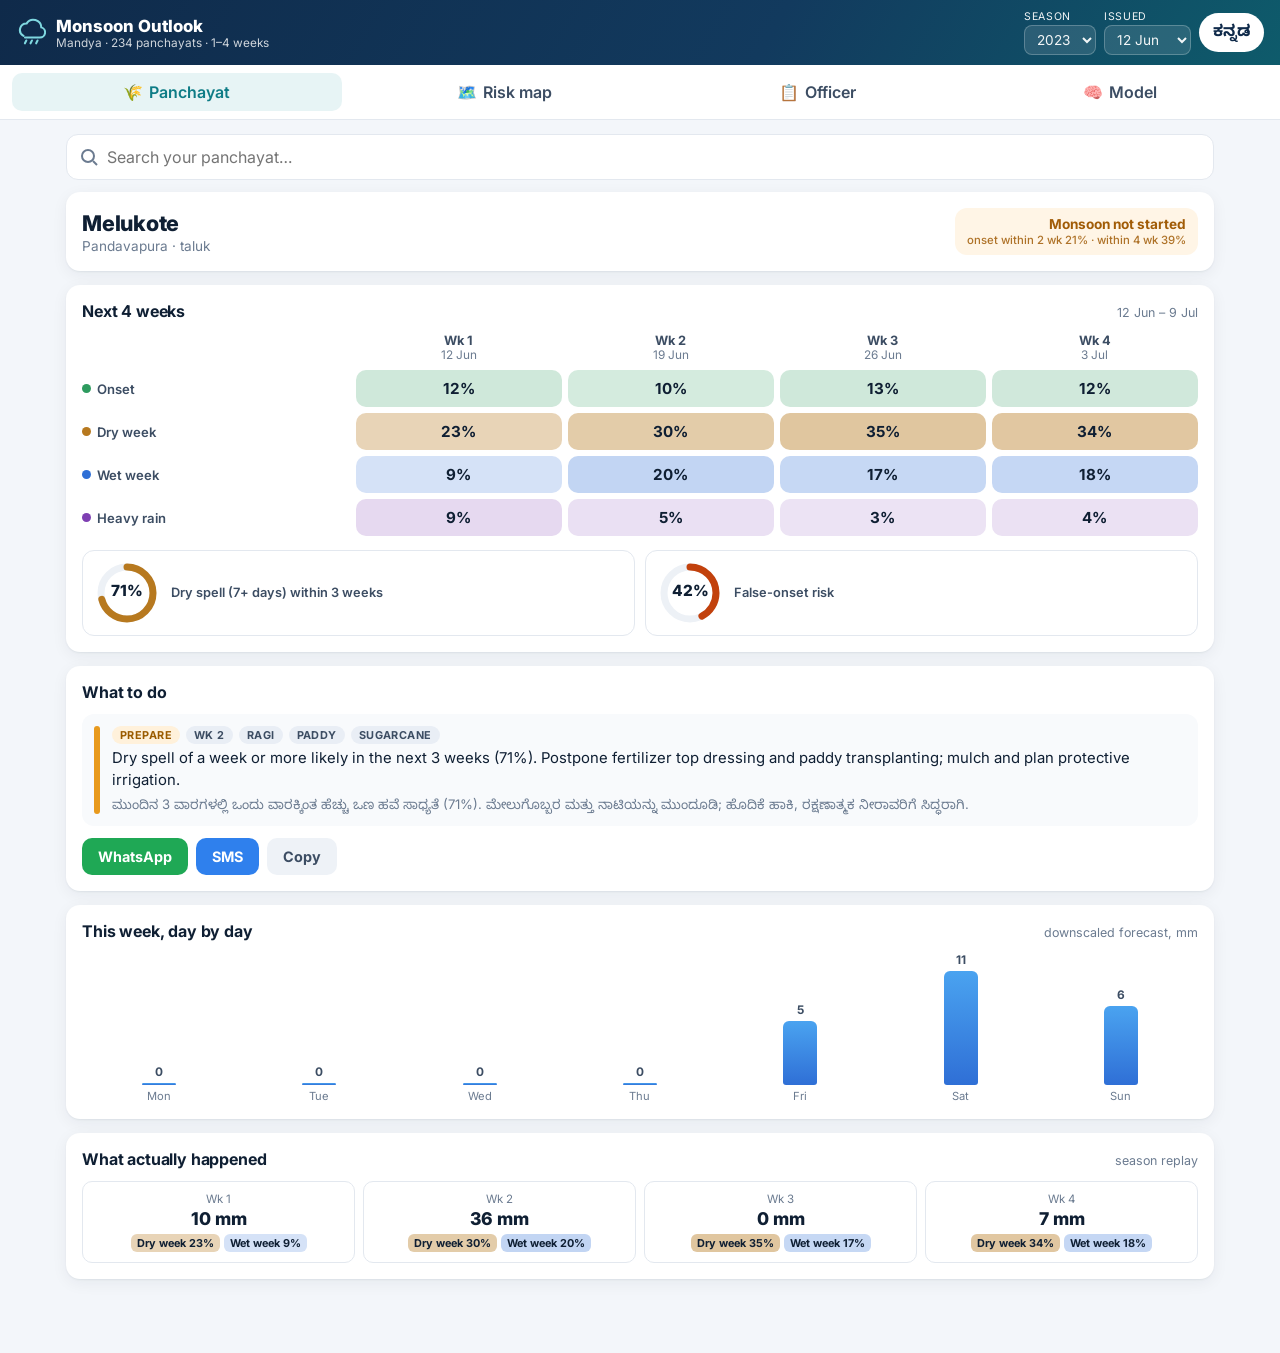
<file: monsoon/frontend/index.html>
<!doctype html>
<html lang="en">
<head>
  <meta charset="utf-8">
  <meta name="viewport" content="width=device-width, initial-scale=1, viewport-fit=cover">
  <meta name="theme-color" content="#0f2a4a">
  <title>Monsoon Outlook — Mandya panchayats</title>
  <meta name="description" content="Hyperlocal 1–4 week monsoon onset, break and heavy-rain outlook for Mandya's 234 gram panchayats, with crop advisories in Kannada and English.">
  <link rel="preconnect" href="https://fonts.googleapis.com">
  <link rel="preconnect" href="https://fonts.gstatic.com" crossorigin>
  <link href="https://fonts.googleapis.com/css2?family=Inter:wght@400;500;600;700;800&family=Noto+Sans+Kannada:wght@400;600;700&display=swap" rel="stylesheet">
  <link rel="stylesheet" href="leaflet/leaflet.css">
  <link rel="stylesheet" href="css/app.css">
  <link rel="icon" href="data:image/svg+xml,%3Csvg xmlns='http://www.w3.org/2000/svg' viewBox='0 0 100 100'%3E%3Ctext y='.9em' font-size='90'%3E%F0%9F%8C%A7%3C/text%3E%3C/svg%3E">
</head>
<body>
  <header class="topbar">
    <div class="brand">
      <svg class="brand-mark" viewBox="0 0 32 32" aria-hidden="true"><path d="M8 19a7 7 0 0 1 3.4-13.2A8.5 8.5 0 0 1 27 10a5.5 5.5 0 0 1-1.5 10.8H9.6" fill="none" stroke="currentColor" stroke-width="2.2" stroke-linecap="round"/><path d="M11 24l-1.5 3M17 24l-1.5 3M23 24l-1.5 3" stroke="currentColor" stroke-width="2.2" stroke-linecap="round"/></svg>
      <div>
        <div class="brand-title" data-i18n="app_title">Monsoon Outlook</div>
        <div class="brand-sub" data-i18n="app_sub">Mandya · 234 panchayats · 1–4 weeks</div>
      </div>
    </div>
    <div class="controls">
      <label class="ctl"><span data-i18n="season">Season</span><select id="sel-season"></select></label>
      <label class="ctl"><span data-i18n="issued">Issued</span><select id="sel-issue"></select></label>
      <button id="btn-lang" class="lang-toggle" aria-label="Switch language">ಕನ್ನಡ</button>
    </div>
  </header>

  <nav class="tabs" role="tablist">
    <button class="tab active" data-view="panchayat" role="tab"><span class="tab-ic">🌾</span><span data-i18n="tab_panchayat">Panchayat</span></button>
    <button class="tab" data-view="map" role="tab"><span class="tab-ic">🗺️</span><span data-i18n="tab_map">Risk map</span></button>
    <button class="tab" data-view="officer" role="tab"><span class="tab-ic">📋</span><span data-i18n="tab_officer">Officer</span></button>
    <button class="tab" data-view="model" role="tab"><span class="tab-ic">🧠</span><span data-i18n="tab_model">Model</span></button>
  </nav>

  <main>
    <!-- ================= PANCHAYAT (farmer) ================= -->
    <section id="view-panchayat" class="view active">
      <div class="search-wrap">
        <input id="gp-search" type="search" autocomplete="off" placeholder="Search your panchayat…" data-i18n-ph="search_ph">
        <div id="gp-results" class="search-results" hidden></div>
      </div>
      <div class="gp-head card">
        <div>
          <h1 id="gp-name">—</h1>
          <div class="gp-meta"><span id="gp-taluk">—</span> · <span data-i18n="taluk">taluk</span></div>
        </div>
        <div id="onset-badge" class="onset-badge">—</div>
      </div>

      <div class="card">
        <div class="card-h"><h2 data-i18n="next4">Next 4 weeks</h2><span class="hint" id="weeks-range"></span></div>
        <div id="timeline" class="timeline"></div>
        <div class="gauges">
          <div class="gauge" id="g-break"></div>
          <div class="gauge" id="g-false"></div>
        </div>
      </div>

      <div class="card">
        <div class="card-h"><h2 data-i18n="advice">What to do</h2></div>
        <ul id="advisories" class="advisories"></ul>
        <div class="share">
          <a id="btn-wa" class="btn wa" target="_blank" rel="noopener"><span>WhatsApp</span></a>
          <a id="btn-sms" class="btn sms"><span>SMS</span></a>
          <button id="btn-copy" class="btn ghost"><span data-i18n="copy">Copy</span></button>
        </div>
      </div>

      <div class="card">
        <div class="card-h"><h2 data-i18n="week1_rain">This week, day by day</h2><span class="hint" data-i18n="week1_hint">downscaled forecast, mm</span></div>
        <div id="daily-bars" class="daily-bars"></div>
      </div>

      <div class="card">
        <div class="card-h"><h2 data-i18n="what_happened">What actually happened</h2><span class="hint" data-i18n="replay_hint">season replay</span></div>
        <div id="verify" class="verify"></div>
      </div>
    </section>

    <!-- ================= RISK MAP ================= -->
    <section id="view-map" class="view">
      <div class="map-bar card">
        <div id="event-chips" class="chips"></div>
        <div class="week-pick">
          <span data-i18n="week">Week</span>
          <div id="week-chips" class="chips small"></div>
        </div>
      </div>
      <div class="map-wrap card">
        <div id="map"></div>
        <div id="map-legend" class="legend"></div>
        <div id="map-info" class="map-info"></div>
      </div>
      <div class="card map-summary" id="map-summary"></div>
    </section>

    <!-- ================= OFFICER ================= -->
    <section id="view-officer" class="view">
      <div class="grid2">
        <div class="card">
          <div class="card-h"><h2 data-i18n="drivers">Climate drivers</h2><span class="hint" id="drivers-date"></span></div>
          <div class="drivers">
            <div id="mjo-plot" class="mjo-plot"></div>
            <div class="driver-stats">
              <div class="driver" id="d-mjo"></div>
              <div class="driver" id="d-enso"></div>
              <div class="driver" id="d-iod"></div>
            </div>
          </div>
          <div id="driver-spark" class="spark"></div>
        </div>
        <div class="card">
          <div class="card-h"><h2 data-i18n="blocks">Blocks (taluks)</h2><span class="hint" data-i18n="blocks_hint">mean probability across panchayats</span></div>
          <div class="table-wrap"><table id="taluk-table" class="tbl"></table></div>
        </div>
      </div>
      <div class="card">
        <div class="card-h">
          <h2 data-i18n="queue">Advisory dispatch queue</h2>
          <div class="queue-actions">
            <select id="queue-filter"><option value="red" data-i18n="only_red">Red alerts</option><option value="amber" data-i18n="red_amber" selected>Red + amber</option><option value="all" data-i18n="all_gp">All panchayats</option></select>
            <button id="btn-csv" class="btn ghost small" data-i18n="export_csv">Export CSV</button>
          </div>
        </div>
        <div id="queue" class="queue"></div>
      </div>
    </section>

    <!-- ================= MODEL (ML view) ================= -->
    <section id="view-model" class="view">
      <div class="card hero">
        <h2 data-i18n="ml_title">How the forecast is made</h2>
        <p data-i18n="ml_sub">A hybrid system: a deep downscaling model for the first week, a sub-seasonal model driven by global climate signals for weeks 1–4, and an agronomic expert system that turns probabilities into advice.</p>
        <div id="pipeline" class="pipeline"></div>
      </div>
      <div class="card">
        <div class="card-h"><h2 data-i18n="cc_title">What this system can and cannot forecast</h2><span class="hint" data-i18n="cc_hint">validated on seasons the models never saw</span></div>
        <div id="can-cannot" class="cc-grid"></div>
      </div>
      <div class="grid2">
        <div class="card">
          <div class="card-h"><h2 data-i18n="skill_lead">Skill by lead week</h2><span class="hint" id="skill-src"></span></div>
          <div id="skill-chart" class="chart"></div>
          <div class="chart-note" data-i18n="bss_note">Brier skill score vs climatology: 0 = no better than the long-term average, 1 = perfect. Bars show 90% confidence intervals across seasons.</div>
        </div>
        <div class="card">
          <div class="card-h"><h2 data-i18n="drivers_value">What each climate signal predicts</h2></div>
          <div id="driver-chart" class="chart"></div>
          <div class="chart-note" data-i18n="drivers_note">The MJO drives breaks (dry spells) at every lead; ENSO and IOD set how wet the season runs.</div>
        </div>
      </div>
      <div class="card">
        <div class="card-h"><h2 data-i18n="rel_title">Reliability: does a 70% forecast happen 70% of the time?</h2><span class="hint" data-i18n="rel_hint">every forecast that ships, on its validation seasons</span></div>
        <div id="rel-grid" class="rel-grid"></div>
        <div class="chart-note" data-i18n="rel_note">Points on the dashed diagonal are perfectly calibrated. Shaded bars: range of the observed frequency across seasons (90% season bootstrap). Calibration gap = average distance from the diagonal, weighted by how often each probability is issued.</div>
      </div>
      <div class="card">
        <div class="card-h"><h2 data-i18n="v3_card">Week 1: downscaling model</h2><span class="hint" data-i18n="v3_hint">2023 held-out season, per panchayat</span></div>
        <div class="table-wrap"><table id="v3-table" class="tbl"></table></div>
        <div class="chart-note" data-i18n="v3_note">Error of the downscaled forecast against observed rain and temperature, next to the raw 0.25° GFS forecast it starts from.</div>
      </div>
      <div class="card">
        <div class="card-h"><h2 data-i18n="shipped">Validated skill of what ships</h2><span class="hint" data-i18n="shipped_hint">one row per event and lead</span></div>
        <div class="table-wrap"><table id="sel-table" class="tbl"></table></div>
      </div>
      <div class="card">
        <div class="card-h"><h2 data-i18n="importance">What the models rely on</h2><span class="hint" data-i18n="importance_hint">permutation importance on held-out seasons</span></div>
        <div id="imp-chart" class="chart"></div>
      </div>
      <div class="card">
        <div class="card-h"><h2 data-i18n="facts">Data and validation</h2></div>
        <div id="facts" class="facts"></div>
      </div>
    </section>
  </main>

  <div id="toast" class="toast" hidden></div>
  <script src="leaflet/leaflet.js"></script>
  <script type="module" src="js/app.js"></script>
</body>
</html>
</file>
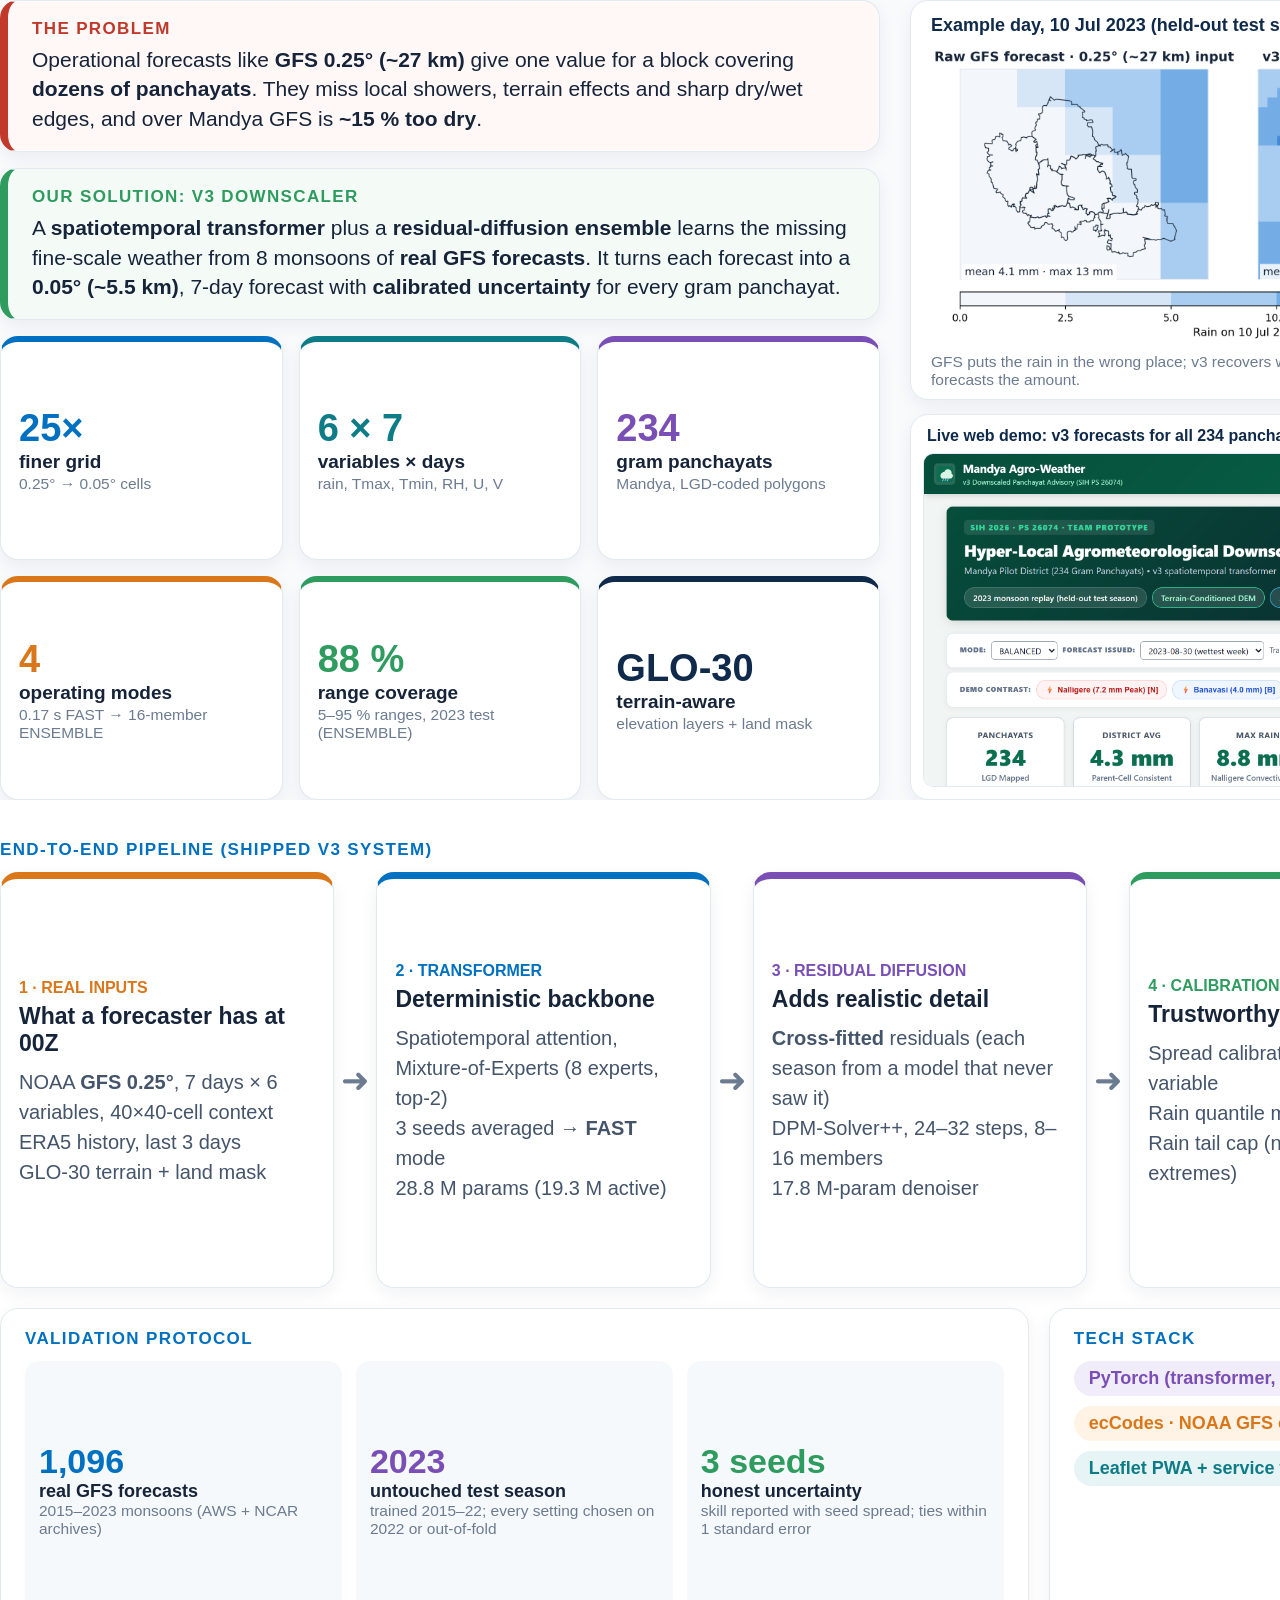
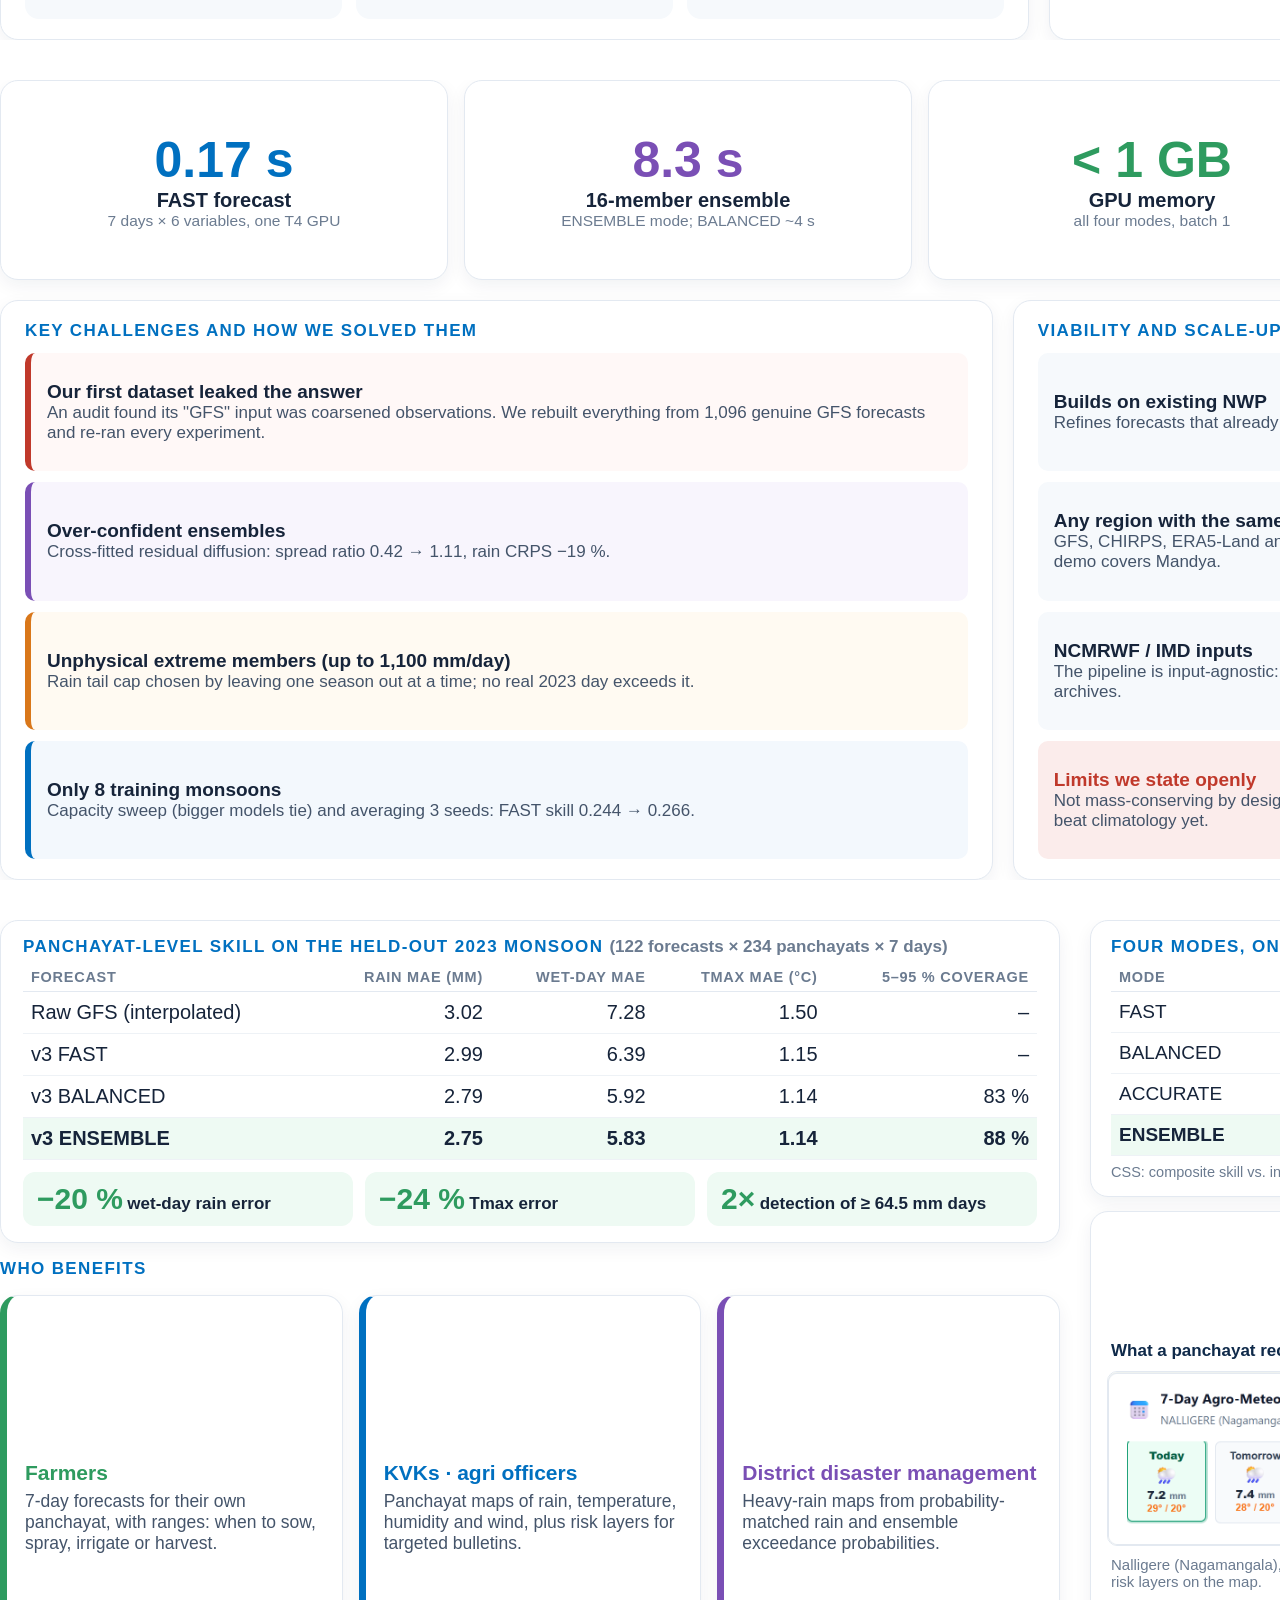
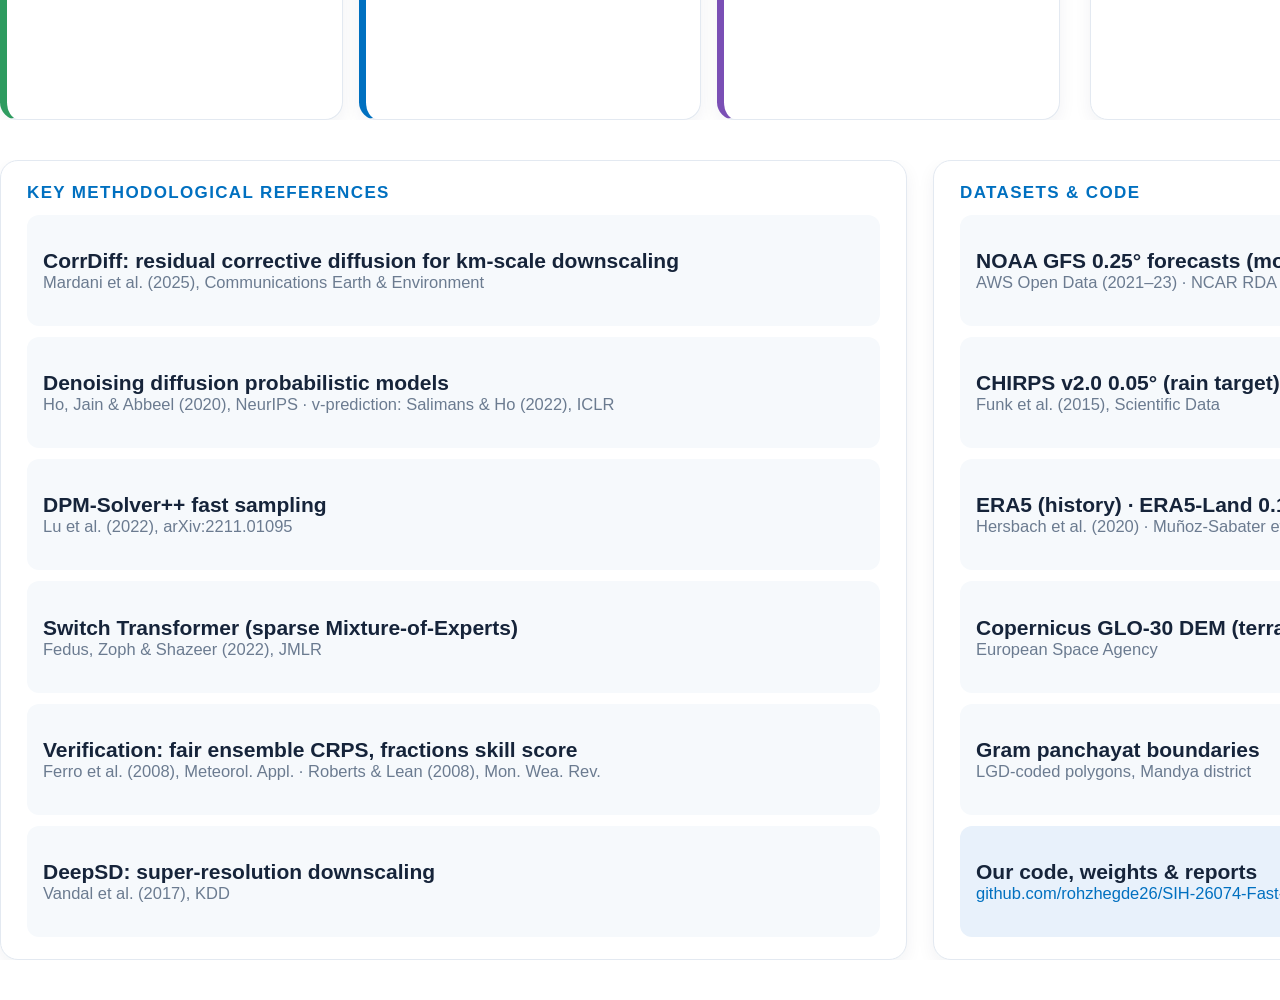
<file: docs/deck074_assets/panels.html>
<!doctype html>
<html><head><meta charset="utf-8">
<style>
  :root { --blue:#0070c0; --navy:#0f2a4a; --ink:#16243a; --ink2:#44546a; --ink3:#6b7b90; --line:#e3e9f1; --bg:#f6f9fc;
          --teal:#0e7c86; --orange:#d9771a; --green:#2e9b5f; --purple:#7a4fb5; --red:#c0392b; }
  * { box-sizing: border-box; }
  body { margin: 0; font-family: "Segoe UI", "Inter", Arial, sans-serif; color: var(--ink); background: #fff; }
  .panel { width: 1840px; height: 800px; position: relative; overflow: hidden; background: #fff; margin-bottom: 40px; }
  .card { background: #fff; border: 1.5px solid var(--line); border-radius: 18px; box-shadow: 0 6px 18px rgba(15,42,74,.06); }
  .kicker { font-size: 17px; font-weight: 800; letter-spacing: .08em; text-transform: uppercase; color: var(--blue); }
  .muted { color: var(--ink3); }
  .chip { display: inline-block; padding: 7px 15px; border-radius: 999px; font-size: 18px; font-weight: 700; margin: 0 8px 10px 0; }
  .grid { display: grid; gap: 16px; }
  .tile { padding: 14px 18px; display: flex; flex-direction: column; justify-content: center; }
  .tile .big { font-size: 38px; font-weight: 800; line-height: 1.05; }
  .tile .lab { font-size: 19px; font-weight: 700; margin-top: 2px; }
  .tile .sub { font-size: 15.5px; color: var(--ink3); margin-top: 2px; }
  table.t { width: 100%; border-collapse: collapse; font-size: 20px; }
  table.t th { text-align: left; font-size: 14.5px; color: var(--ink3); text-transform: uppercase; letter-spacing: .05em; padding: 6px 8px; border-bottom: 1.5px solid var(--line); }
  table.t td { padding: 9px 8px; border-bottom: 1px solid #eef2f6; }
  table.t td.n { text-align: right; font-variant-numeric: tabular-nums; }
  table.t tr.best td { background: #eefaf3; font-weight: 800; }
  .step { flex: 1; padding: 18px 18px; display: flex; flex-direction: column; justify-content: center; }
  .step .h { font-size: 16px; font-weight: 800; }
  .step .t { font-size: 23px; font-weight: 700; margin: 6px 0 10px; }
  .step .b { font-size: 20px; line-height: 1.5; color: var(--ink2); }
  .arrow { width: 42px; display: flex; align-items: center; justify-content: center; font-size: 34px; color: var(--ink3); }
  .ch { border-radius: 10px; padding: 12px 16px; display: flex; flex-direction: column; justify-content: center; }
  .ch .h { font-size: 19px; font-weight: 800; }
  .ch .b { font-size: 17px; color: var(--ink2); }
  #p2 { background: #f8fafc; }
</style></head><body>

<!-- ============ PANEL 2: PROPOSED SOLUTION ============ -->
<div class="panel" id="p2">
  <div style="position:absolute; left:0; top:0; width:880px; height:800px; display:flex; flex-direction:column; gap:16px;">
    <div class="card" style="padding:18px 24px; border-left:8px solid var(--red); background:#fff8f7;">
      <div class="kicker" style="color:var(--red)">The problem</div>
      <div style="font-size:21px; line-height:1.4; margin-top:6px;">Operational forecasts like <b>GFS 0.25° (~27 km)</b> give one value for a block covering <b>dozens of panchayats</b>. They miss local showers, terrain effects and sharp dry/wet edges, and over Mandya GFS is <b>~15 % too dry</b>.</div>
    </div>
    <div class="card" style="padding:18px 24px; border-left:8px solid var(--green); background:#f4fbf7;">
      <div class="kicker" style="color:var(--green)">Our solution: v3 downscaler</div>
      <div style="font-size:21px; line-height:1.4; margin-top:6px;">A <b>spatiotemporal transformer</b> plus a <b>residual-diffusion ensemble</b> learns the missing fine-scale weather from 8 monsoons of <b>real GFS forecasts</b>. It turns each forecast into a <b>0.05° (~5.5 km)</b>, 7-day forecast with <b>calibrated uncertainty</b> for every gram panchayat.</div>
    </div>
    <div class="grid" style="grid-template-columns: repeat(3, 1fr); grid-auto-rows: 1fr; flex:1;">
      <div class="card tile" style="border-top:6px solid var(--blue);"><div class="big" style="color:var(--blue)">25×</div><div class="lab">finer grid</div><div class="sub">0.25° → 0.05° cells</div></div>
      <div class="card tile" style="border-top:6px solid var(--teal);"><div class="big" style="color:var(--teal)">6 × 7</div><div class="lab">variables × days</div><div class="sub">rain, Tmax, Tmin, RH, U, V</div></div>
      <div class="card tile" style="border-top:6px solid var(--purple);"><div class="big" style="color:var(--purple)">234</div><div class="lab">gram panchayats</div><div class="sub">Mandya, LGD-coded polygons</div></div>
      <div class="card tile" style="border-top:6px solid var(--orange);"><div class="big" style="color:var(--orange)">4</div><div class="lab">operating modes</div><div class="sub">0.17 s FAST → 16-member ENSEMBLE</div></div>
      <div class="card tile" style="border-top:6px solid var(--green);"><div class="big" style="color:var(--green)">88 %</div><div class="lab">range coverage</div><div class="sub">5–95 % ranges, 2023 test (ENSEMBLE)</div></div>
      <div class="card tile" style="border-top:6px solid var(--navy);"><div class="big" style="color:var(--navy)">GLO-30</div><div class="lab">terrain-aware</div><div class="sub">elevation layers + land mask</div></div>
    </div>
  </div>
  <div style="position:absolute; right:0; top:0; width:930px; height:800px; display:flex; flex-direction:column; gap:14px;">
    <div class="card" style="padding:14px 16px 10px;">
      <div style="font-size:18px; font-weight:800; color:var(--navy); margin:0 4px 8px">Example day, 10 Jul 2023 (held-out test season)</div>
      <img src="proof_20230710.png" style="width:100%; display:block;">
      <div class="muted" style="font-size:15.5px; margin:8px 4px 0">GFS puts the rain in the wrong place; v3 recovers where it fell (correlation with observed −0.27 → 0.60), though it still under-forecasts the amount.</div>
    </div>
    <div class="card" style="flex:1; padding:12px; overflow:hidden; display:flex; flex-direction:column;">
      <div style="font-size:16px; font-weight:800; color:var(--navy); margin:0 4px 8px">Live web demo: v3 forecasts for all 234 panchayats</div>
      <div style="flex:1; border-radius:10px; overflow:hidden; border:1px solid var(--line);"><img src="app_top.png" style="width:100%; display:block;"></div>
    </div>
  </div>
</div>

<!-- ============ PANEL 3: TECHNICAL APPROACH ============ -->
<div class="panel" id="p3" style="display:flex; flex-direction:column;">
  <div class="kicker" style="margin-bottom:12px;">End-to-end pipeline (shipped v3 system)</div>
  <div style="display:flex; align-items:stretch; flex:1.25;">
    <div class="card step" style="border-top:7px solid var(--orange);"><div class="h" style="color:var(--orange)">1 · REAL INPUTS</div><div class="t">What a forecaster has at 00Z</div><div class="b">NOAA <b>GFS 0.25°</b>, 7 days × 6 variables, 40×40-cell context<br>ERA5 history, last 3 days<br>GLO-30 terrain + land mask</div></div>
    <div class="arrow">➜</div>
    <div class="card step" style="border-top:7px solid var(--blue);"><div class="h" style="color:var(--blue)">2 · TRANSFORMER</div><div class="t">Deterministic backbone</div><div class="b">Spatiotemporal attention, Mixture-of-Experts (8 experts, top-2)<br>3 seeds averaged → <b>FAST</b> mode<br>28.8 M params (19.3 M active)</div></div>
    <div class="arrow">➜</div>
    <div class="card step" style="border-top:7px solid var(--purple);"><div class="h" style="color:var(--purple)">3 · RESIDUAL DIFFUSION</div><div class="t">Adds realistic detail</div><div class="b"><b>Cross-fitted</b> residuals (each season from a model that never saw it)<br>DPM-Solver++, 24–32 steps, 8–16 members<br>17.8 M-param denoiser</div></div>
    <div class="arrow">➜</div>
    <div class="card step" style="border-top:7px solid var(--green);"><div class="h" style="color:var(--green)">4 · CALIBRATION</div><div class="t">Trustworthy numbers</div><div class="b">Spread calibration per lead × variable<br>Rain quantile mapping<br>Rain tail cap (no unphysical extremes)</div></div>
    <div class="arrow">➜</div>
    <div class="card step" style="border-top:7px solid var(--teal);"><div class="h" style="color:var(--teal)">5 · PANCHAYAT OUTPUT</div><div class="t">Forecasts people use</div><div class="b">Area-weighted to 234 panchayat polygons<br>Means, 5–95 % ranges, exceedance probabilities<br>FastAPI + offline-capable PWA</div></div>
  </div>
  <div style="display:grid; grid-template-columns: 1.3fr 1fr; gap:20px; margin-top:20px; flex:1;">
    <div class="card" style="padding:20px 24px; display:flex; flex-direction:column;">
      <div class="kicker">Validation protocol</div>
      <div style="display:grid; grid-template-columns: repeat(3, 1fr); gap:14px; margin-top:12px; flex:1;">
        <div style="background:var(--bg); border-radius:14px; padding:14px; display:flex; flex-direction:column; justify-content:center;"><div style="font-size:34px; font-weight:800; color:var(--blue)">1,096</div><div style="font-size:18px; font-weight:700">real GFS forecasts</div><div class="muted" style="font-size:15.5px">2015–2023 monsoons (AWS + NCAR archives)</div></div>
        <div style="background:var(--bg); border-radius:14px; padding:14px; display:flex; flex-direction:column; justify-content:center;"><div style="font-size:34px; font-weight:800; color:var(--purple)">2023</div><div style="font-size:18px; font-weight:700">untouched test season</div><div class="muted" style="font-size:15.5px">trained 2015–22; every setting chosen on 2022 or out-of-fold</div></div>
        <div style="background:var(--bg); border-radius:14px; padding:14px; display:flex; flex-direction:column; justify-content:center;"><div style="font-size:34px; font-weight:800; color:var(--green)">3 seeds</div><div style="font-size:18px; font-weight:700">honest uncertainty</div><div class="muted" style="font-size:15.5px">skill reported with seed spread; ties within 1 standard error</div></div>
      </div>
    </div>
    <div class="card" style="padding:20px 24px;">
      <div class="kicker">Tech stack</div>
      <div style="margin-top:12px;">
        <span class="chip" style="background:#f1ecfa; color:var(--purple)">PyTorch (transformer, MoE, diffusion)</span>
        <span class="chip" style="background:#e8f1fb; color:var(--blue)">NumPy · xarray · zarr</span>
        <span class="chip" style="background:#fff3e6; color:var(--orange)">ecCodes · NOAA GFS on AWS / NCAR</span>
        <span class="chip" style="background:#eaf7f0; color:var(--green)">FastAPI · Uvicorn</span>
        <span class="chip" style="background:#e6f4f5; color:var(--teal)">Leaflet PWA + service worker</span>
        <span class="chip" style="background:#eef1f5; color:var(--navy)">Kaggle T4 GPUs</span>
      </div>
    </div>
  </div>
</div>

<!-- ============ PANEL 4: FEASIBILITY ============ -->
<div class="panel" id="p4" style="display:flex; flex-direction:column;">
  <div class="grid" style="grid-template-columns: repeat(4, 1fr); flex: 0 0 200px;">
    <div class="card" style="padding:18px; text-align:center; display:flex; flex-direction:column; justify-content:center;"><div style="font-size:50px; font-weight:800; color:var(--blue)">0.17 s</div><div style="font-size:20px; font-weight:700">FAST forecast</div><div class="muted" style="font-size:15.5px">7 days × 6 variables, one T4 GPU</div></div>
    <div class="card" style="padding:18px; text-align:center; display:flex; flex-direction:column; justify-content:center;"><div style="font-size:50px; font-weight:800; color:var(--purple)">8.3 s</div><div style="font-size:20px; font-weight:700">16-member ensemble</div><div class="muted" style="font-size:15.5px">ENSEMBLE mode; BALANCED ~4 s</div></div>
    <div class="card" style="padding:18px; text-align:center; display:flex; flex-direction:column; justify-content:center;"><div style="font-size:50px; font-weight:800; color:var(--green)">&lt; 1 GB</div><div style="font-size:20px; font-weight:700">GPU memory</div><div class="muted" style="font-size:15.5px">all four modes, batch 1</div></div>
    <div class="card" style="padding:18px; text-align:center; display:flex; flex-direction:column; justify-content:center;"><div style="font-size:50px; font-weight:800; color:var(--orange)">Free</div><div style="font-size:20px; font-weight:700">operational inputs</div><div class="muted" style="font-size:15.5px">GFS is published every 6 h at no cost</div></div>
  </div>
  <div style="display:grid; grid-template-columns: 1.2fr 1fr; gap:20px; margin-top:20px; flex:1;">
    <div class="card" style="padding:20px 24px; display:flex; flex-direction:column;">
      <div class="kicker">Key challenges and how we solved them</div>
      <div style="display:grid; gap:11px; margin-top:12px; flex:1; grid-auto-rows:1fr;">
        <div class="ch" style="border-left:6px solid var(--red); background:#fff8f7;"><div class="h">Our first dataset leaked the answer</div><div class="b">An audit found its "GFS" input was coarsened observations. We rebuilt everything from 1,096 genuine GFS forecasts and re-ran every experiment.</div></div>
        <div class="ch" style="border-left:6px solid var(--purple); background:#f8f5fd;"><div class="h">Over-confident ensembles</div><div class="b">Cross-fitted residual diffusion: spread ratio 0.42 → 1.11, rain CRPS −19 %.</div></div>
        <div class="ch" style="border-left:6px solid var(--orange); background:#fffaf2;"><div class="h">Unphysical extreme members (up to 1,100 mm/day)</div><div class="b">Rain tail cap chosen by leaving one season out at a time; no real 2023 day exceeds it.</div></div>
        <div class="ch" style="border-left:6px solid var(--blue); background:#f3f8fd;"><div class="h">Only 8 training monsoons</div><div class="b">Capacity sweep (bigger models tie) and averaging 3 seeds: FAST skill 0.244 → 0.266.</div></div>
      </div>
    </div>
    <div class="card" style="padding:20px 24px; display:flex; flex-direction:column;">
      <div class="kicker">Viability and scale-up</div>
      <div style="display:grid; gap:11px; margin-top:12px; flex:1; grid-auto-rows:1fr;">
        <div class="ch" style="background:var(--bg);"><div class="h">Builds on existing NWP</div><div class="b">Refines forecasts that already exist; no new weather model to run.</div></div>
        <div class="ch" style="background:var(--bg);"><div class="h">Any region with the same data</div><div class="b">GFS, CHIRPS, ERA5-Land and GLO-30 are global. A new region means retraining on its data; our demo covers Mandya.</div></div>
        <div class="ch" style="background:var(--bg);"><div class="h">NCMRWF / IMD inputs</div><div class="b">The pipeline is input-agnostic: swapping in NCMRWF or IMD forecasts needs a retrain on their archives.</div></div>
        <div class="ch" style="background:#fbeceb;"><div class="h" style="color:var(--red)">Limits we state openly</div><div class="b">Not mass-conserving by design (it corrects GFS's dry bias). Panchayat threshold probabilities don't beat climatology yet.</div></div>
      </div>
    </div>
  </div>
</div>

<!-- ============ PANEL 5: IMPACT ============ -->
<div class="panel" id="p5">
  <div style="position:absolute; left:0; top:0; width:1060px; height:800px; display:flex; flex-direction:column; gap:16px;">
    <div class="card" style="padding:16px 22px;">
      <div class="kicker" style="margin-bottom:6px;">Panchayat-level skill on the held-out 2023 monsoon <span class="muted" style="text-transform:none; letter-spacing:0; font-weight:600">(122 forecasts × 234 panchayats × 7 days)</span></div>
      <table class="t">
        <tr><th>Forecast</th><th style="text-align:right">Rain MAE (mm)</th><th style="text-align:right">Wet-day MAE</th><th style="text-align:right">Tmax MAE (°C)</th><th style="text-align:right">5–95 % coverage</th></tr>
        <tr><td>Raw GFS (interpolated)</td><td class="n">3.02</td><td class="n">7.28</td><td class="n">1.50</td><td class="n">–</td></tr>
        <tr><td>v3 FAST</td><td class="n">2.99</td><td class="n">6.39</td><td class="n">1.15</td><td class="n">–</td></tr>
        <tr><td>v3 BALANCED</td><td class="n">2.79</td><td class="n">5.92</td><td class="n">1.14</td><td class="n">83 %</td></tr>
        <tr class="best"><td>v3 ENSEMBLE</td><td class="n">2.75</td><td class="n">5.83</td><td class="n">1.14</td><td class="n">88 %</td></tr>
      </table>
      <div style="display:flex; gap:12px; margin-top:12px;">
        <div style="flex:1; background:#eefaf3; border-radius:12px; padding:10px 14px;"><span style="font-size:30px; font-weight:800; color:var(--green)">−20 %</span> <span style="font-size:17px; font-weight:700">wet-day rain error</span></div>
        <div style="flex:1; background:#eefaf3; border-radius:12px; padding:10px 14px;"><span style="font-size:30px; font-weight:800; color:var(--green)">−24 %</span> <span style="font-size:17px; font-weight:700">Tmax error</span></div>
        <div style="flex:1; background:#eefaf3; border-radius:12px; padding:10px 14px;"><span style="font-size:30px; font-weight:800; color:var(--green)">2×</span> <span style="font-size:17px; font-weight:700">detection of ≥ 64.5 mm days</span></div>
      </div>
    </div>
    <div class="kicker">Who benefits</div>
    <div class="grid" style="grid-template-columns: repeat(3, 1fr); flex:1;">
      <div class="card" style="padding:16px 18px; border-left:7px solid var(--green); display:flex; flex-direction:column; justify-content:center;"><div style="font-size:21px; font-weight:800; color:var(--green)">Farmers</div><div style="font-size:17.5px; color:var(--ink2); margin-top:6px">7-day forecasts for their own panchayat, with ranges: when to sow, spray, irrigate or harvest.</div></div>
      <div class="card" style="padding:16px 18px; border-left:7px solid var(--blue); display:flex; flex-direction:column; justify-content:center;"><div style="font-size:21px; font-weight:800; color:var(--blue)">KVKs · agri officers</div><div style="font-size:17.5px; color:var(--ink2); margin-top:6px">Panchayat maps of rain, temperature, humidity and wind, plus risk layers for targeted bulletins.</div></div>
      <div class="card" style="padding:16px 18px; border-left:7px solid var(--purple); display:flex; flex-direction:column; justify-content:center;"><div style="font-size:21px; font-weight:800; color:var(--purple)">District disaster management</div><div style="font-size:17.5px; color:var(--ink2); margin-top:6px">Heavy-rain maps from probability-matched rain and ensemble exceedance probabilities.</div></div>
    </div>
  </div>
  <div style="position:absolute; right:0; top:0; width:750px; height:800px; display:flex; flex-direction:column; gap:14px;">
    <div class="card" style="padding:16px 20px;">
      <div class="kicker" style="margin-bottom:6px;">Four modes, one bundle</div>
      <table class="t" style="font-size:19px;">
        <tr><th>Mode</th><th>Ensemble</th><th style="text-align:right">Skill (CSS)</th><th style="text-align:right">Time</th></tr>
        <tr><td>FAST</td><td>3-seed mean</td><td class="n">0.266</td><td class="n">0.17 s</td></tr>
        <tr><td>BALANCED</td><td>24 steps × 8</td><td class="n">0.283</td><td class="n">~4 s</td></tr>
        <tr><td>ACCURATE</td><td>32 steps × 8</td><td class="n">0.284</td><td class="n">5.3 s</td></tr>
        <tr class="best"><td>ENSEMBLE</td><td>24 steps × 16</td><td class="n">0.289</td><td class="n">8.3 s</td></tr>
      </table>
      <div class="muted" style="font-size:14.5px; margin-top:8px">CSS: composite skill vs. interpolated GFS on 2023 (higher is better).</div>
    </div>
    <div class="card" style="flex:1; padding:14px 16px; overflow:hidden; display:flex; flex-direction:column; justify-content:center;">
      <div style="font-size:17px; font-weight:800; color:var(--navy); margin:0 4px 10px">What a panchayat receives: 7-day forecast from the web demo</div>
      <div style="border-radius:10px; overflow:hidden; border:1px solid var(--line);"><img src="app_timeline.png" style="width:100%; display:block;"></div>
      <div class="muted" style="font-size:15px; margin:10px 4px 0">Nalligere (Nagamangala), forecast issued 30 Aug 2023: rain and Tmax / Tmin per day, plus ranges and risk layers on the map.</div>
    </div>
  </div>
</div>

<!-- ============ PANEL 6: REFERENCES ============ -->
<div class="panel" id="p6">
  <div style="display:grid; grid-template-columns: 1fr 1fr; gap:26px; height:800px;">
    <div class="card" style="padding:22px 26px; display:flex; flex-direction:column;">
      <div class="kicker">Key methodological references</div>
      <div style="display:grid; gap:11px; margin-top:12px; flex:1; grid-auto-rows:1fr; font-size:21px;">
        <div style="background:var(--bg); border-radius:12px; padding:10px 16px; display:flex; flex-direction:column; justify-content:center;"><b>CorrDiff: residual corrective diffusion for km-scale downscaling</b><div class="muted" style="font-size:16.5px">Mardani et al. (2025), Communications Earth &amp; Environment</div></div>
        <div style="background:var(--bg); border-radius:12px; padding:10px 16px; display:flex; flex-direction:column; justify-content:center;"><b>Denoising diffusion probabilistic models</b><div class="muted" style="font-size:16.5px">Ho, Jain &amp; Abbeel (2020), NeurIPS · v-prediction: Salimans &amp; Ho (2022), ICLR</div></div>
        <div style="background:var(--bg); border-radius:12px; padding:10px 16px; display:flex; flex-direction:column; justify-content:center;"><b>DPM-Solver++ fast sampling</b><div class="muted" style="font-size:16.5px">Lu et al. (2022), arXiv:2211.01095</div></div>
        <div style="background:var(--bg); border-radius:12px; padding:10px 16px; display:flex; flex-direction:column; justify-content:center;"><b>Switch Transformer (sparse Mixture-of-Experts)</b><div class="muted" style="font-size:16.5px">Fedus, Zoph &amp; Shazeer (2022), JMLR</div></div>
        <div style="background:var(--bg); border-radius:12px; padding:10px 16px; display:flex; flex-direction:column; justify-content:center;"><b>Verification: fair ensemble CRPS, fractions skill score</b><div class="muted" style="font-size:16.5px">Ferro et al. (2008), Meteorol. Appl. · Roberts &amp; Lean (2008), Mon. Wea. Rev.</div></div>
        <div style="background:var(--bg); border-radius:12px; padding:10px 16px; display:flex; flex-direction:column; justify-content:center;"><b>DeepSD: super-resolution downscaling</b><div class="muted" style="font-size:16.5px">Vandal et al. (2017), KDD</div></div>
      </div>
    </div>
    <div class="card" style="padding:22px 26px; display:flex; flex-direction:column;">
      <div class="kicker">Datasets &amp; code</div>
      <div style="display:grid; gap:11px; margin-top:12px; flex:1; grid-auto-rows:1fr; font-size:21px;">
        <div style="background:var(--bg); border-radius:12px; padding:10px 16px; display:flex; flex-direction:column; justify-content:center;"><b>NOAA GFS 0.25° forecasts (model input)</b><div class="muted" style="font-size:16.5px">AWS Open Data (2021–23) · NCAR RDA ds084.1 (2015–20)</div></div>
        <div style="background:var(--bg); border-radius:12px; padding:10px 16px; display:flex; flex-direction:column; justify-content:center;"><b>CHIRPS v2.0 0.05° (rain target)</b><div class="muted" style="font-size:16.5px">Funk et al. (2015), Scientific Data</div></div>
        <div style="background:var(--bg); border-radius:12px; padding:10px 16px; display:flex; flex-direction:column; justify-content:center;"><b>ERA5 (history) · ERA5-Land 0.1° (temperature, humidity, wind targets)</b><div class="muted" style="font-size:16.5px">Hersbach et al. (2020) · Muñoz-Sabater et al. (2021)</div></div>
        <div style="background:var(--bg); border-radius:12px; padding:10px 16px; display:flex; flex-direction:column; justify-content:center;"><b>Copernicus GLO-30 DEM (terrain)</b><div class="muted" style="font-size:16.5px">European Space Agency</div></div>
        <div style="background:var(--bg); border-radius:12px; padding:10px 16px; display:flex; flex-direction:column; justify-content:center;"><b>Gram panchayat boundaries</b><div class="muted" style="font-size:16.5px">LGD-coded polygons, Mandya district</div></div>
        <div style="background:#e8f1fb; border-radius:12px; padding:10px 16px; display:flex; flex-direction:column; justify-content:center;"><b>Our code, weights &amp; reports</b><div style="font-size:16.5px; color:var(--blue)">github.com/rohzhegde26/SIH-26074-Fast-and-Curious</div></div>
      </div>
    </div>
  </div>
</div>
</body></html>
</file>
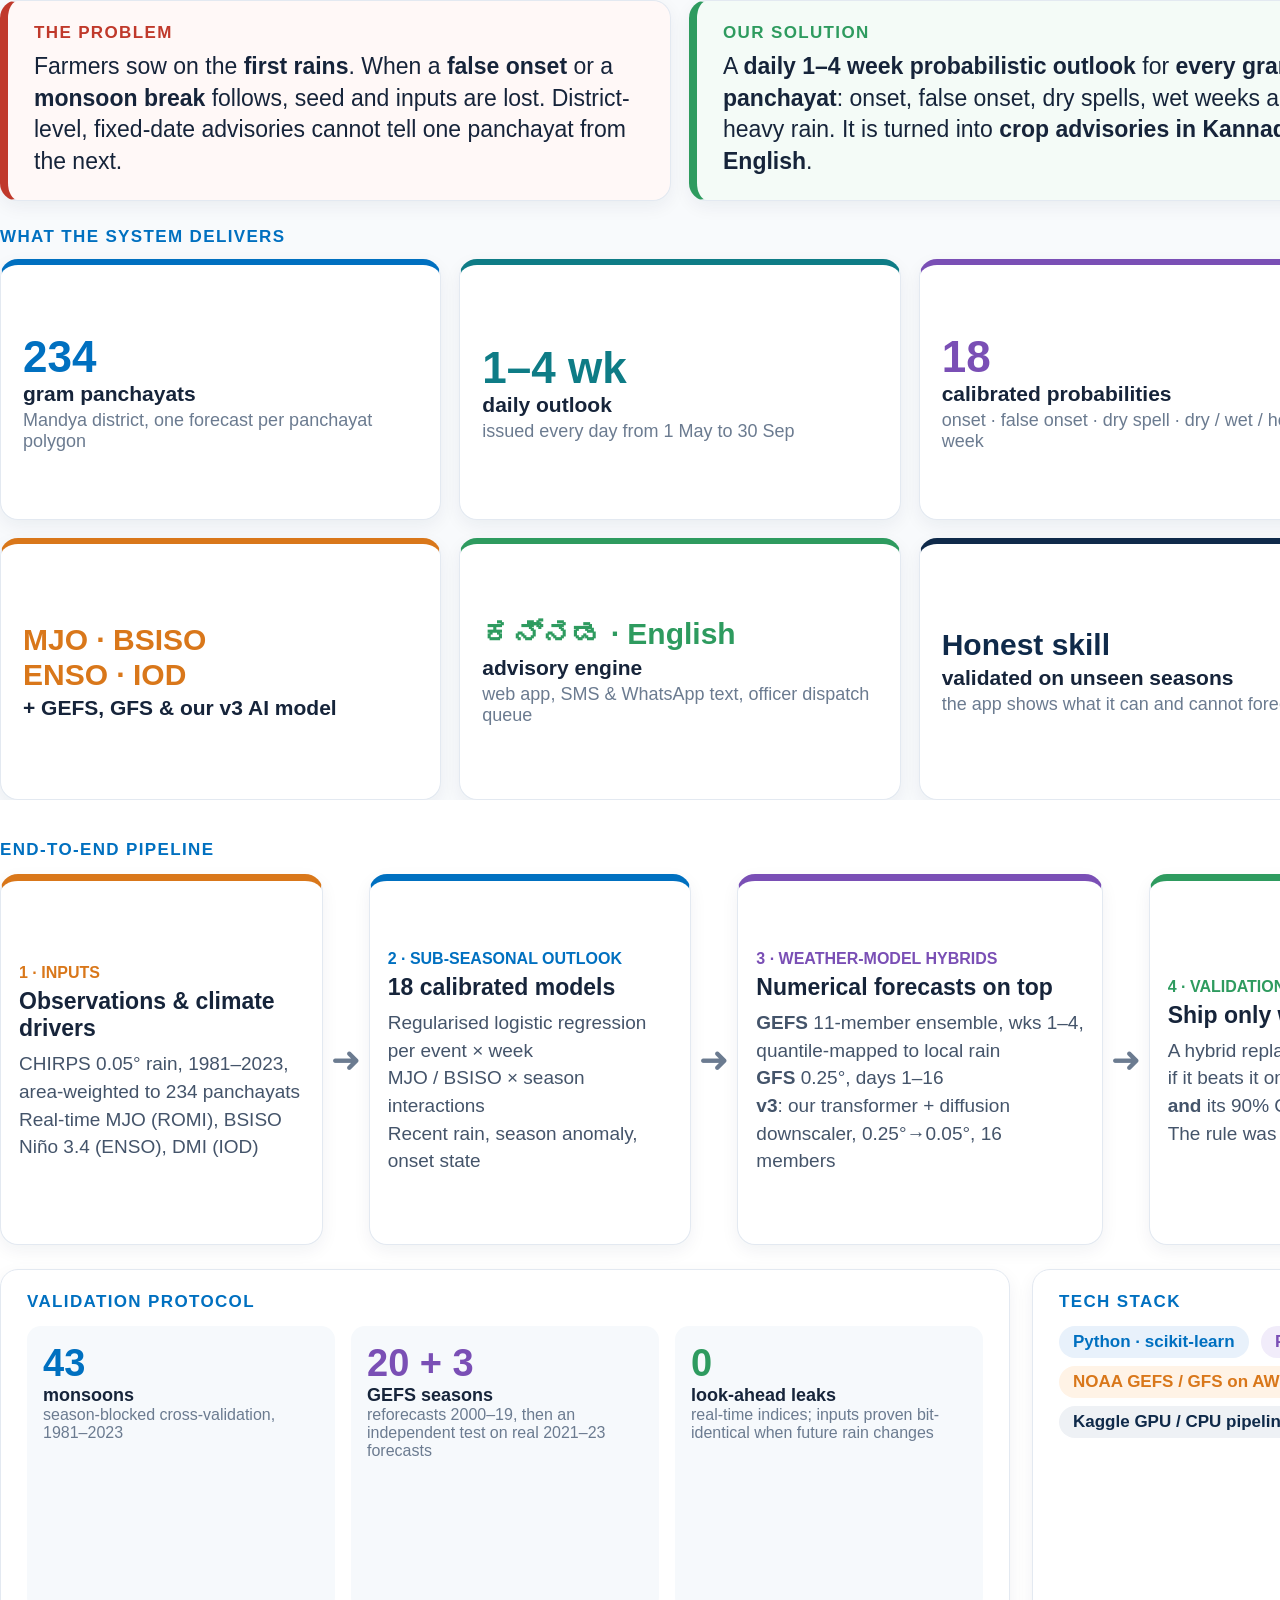
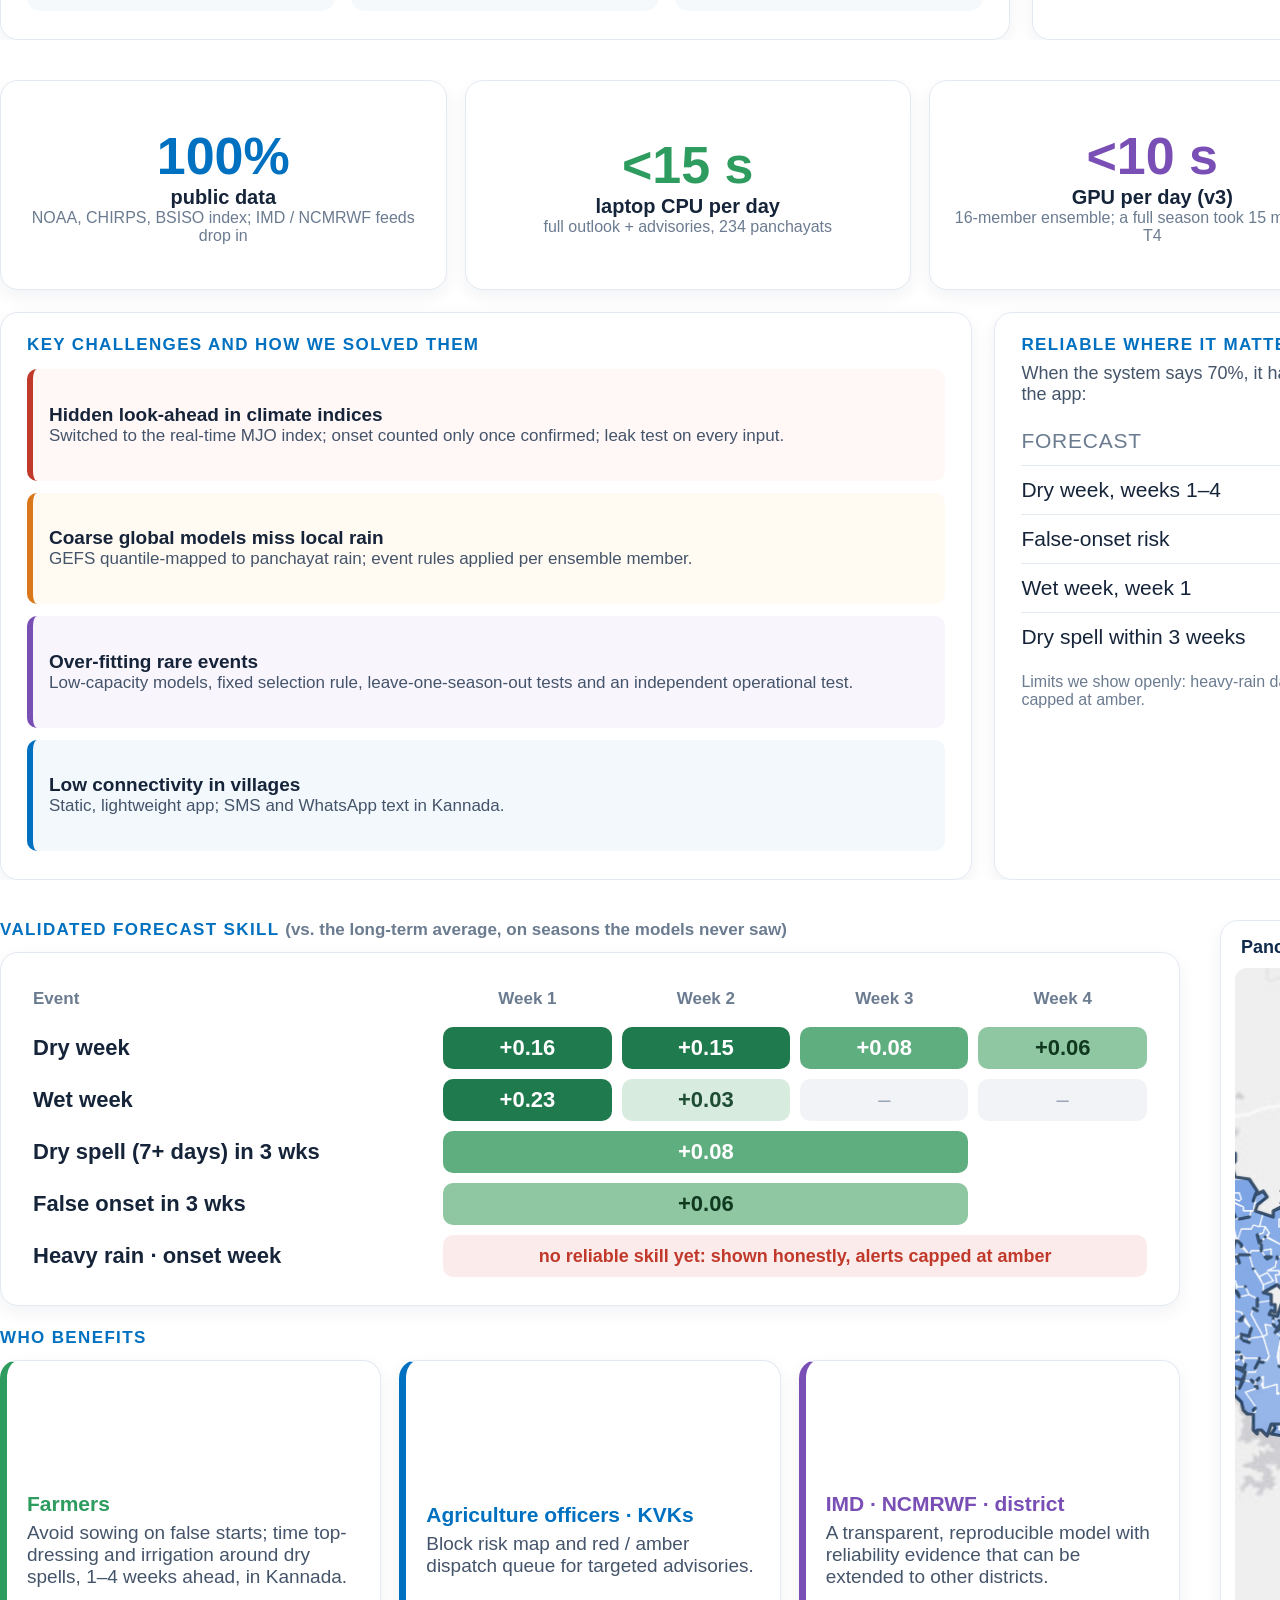
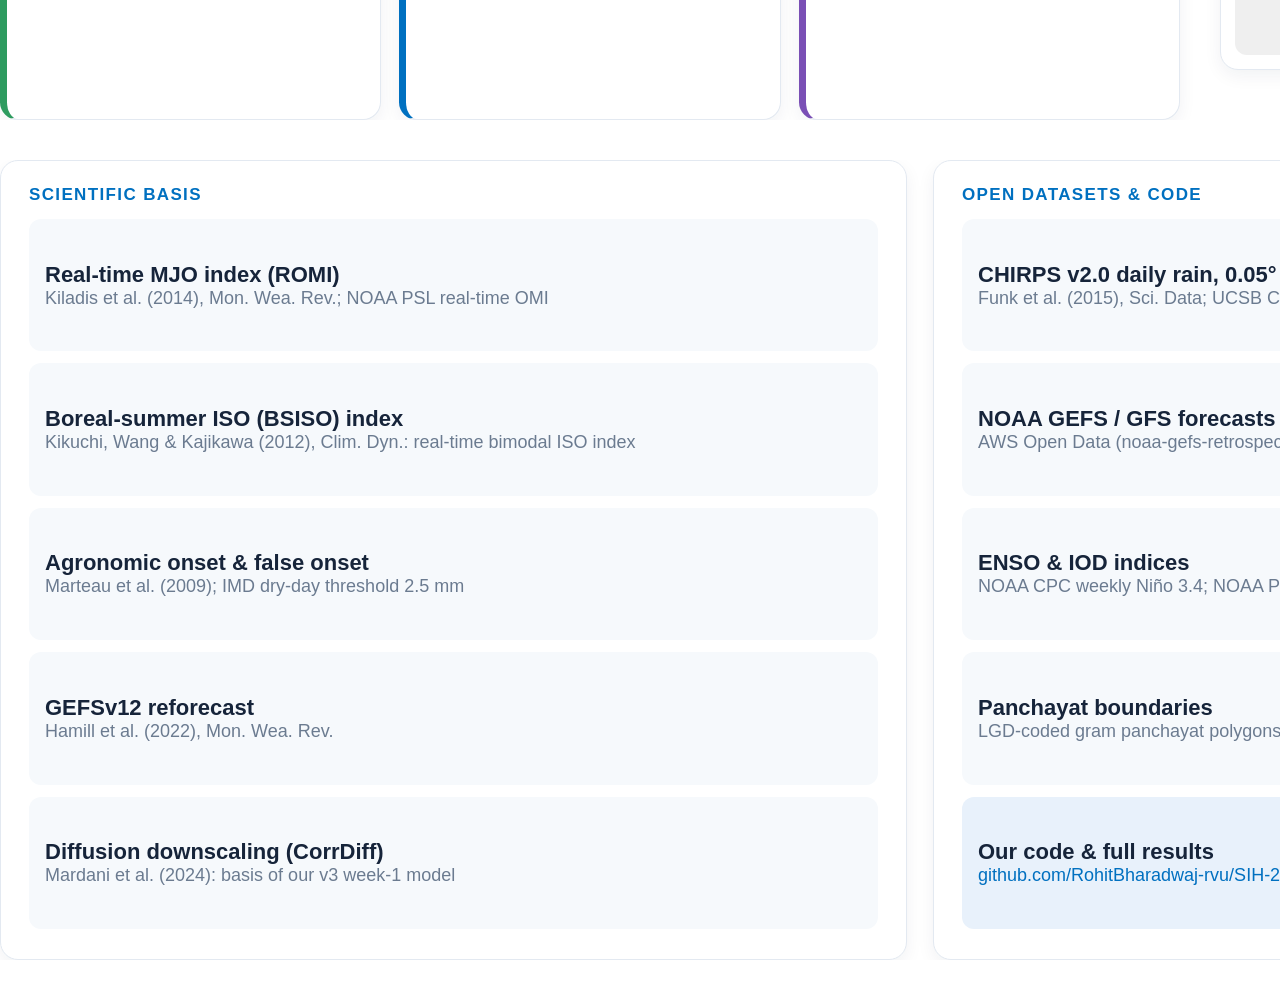
<file: docs/deck_assets/panels.html>
<!doctype html>
<html><head><meta charset="utf-8">
<style>
  :root { --blue:#0070c0; --navy:#0f2a4a; --ink:#16243a; --ink2:#44546a; --ink3:#6b7b90; --line:#e3e9f1; --bg:#f6f9fc;
          --teal:#0e7c86; --orange:#d9771a; --green:#2e9b5f; --purple:#7a4fb5; --red:#c0392b; --gold:#b7791f; }
  * { box-sizing: border-box; }
  body { margin: 0; font-family: "Segoe UI", "Inter", Arial, sans-serif; color: var(--ink); background: #fff; }
  .panel { width: 1840px; height: 800px; position: relative; overflow: hidden; background: #fff; margin-bottom: 40px; }
  .card { background: #fff; border: 1.5px solid var(--line); border-radius: 18px; box-shadow: 0 6px 18px rgba(15,42,74,.06); }
  .kicker { font-size: 17px; font-weight: 800; letter-spacing: .08em; text-transform: uppercase; color: var(--blue); }
  h3 { margin: 0; font-size: 26px; }
  .muted { color: var(--ink3); }
  .chip { display: inline-block; padding: 6px 14px; border-radius: 999px; font-size: 17px; font-weight: 700; margin: 0 8px 8px 0; }
  .grid { display: grid; gap: 18px; }
  .accent { border-left: 8px solid var(--blue); }
  .num { font-variant-numeric: tabular-nums; }

  /* fill the slide body */
  #p2 > div:first-child { height: 800px; display: flex; flex-direction: column; }
  #p2 > div:first-child > .grid:last-child { flex: 1; grid-template-rows: 1fr 1fr; }
  #p2 > div:first-child > .grid:last-child .card { display: flex; flex-direction: column; justify-content: center; }
  #p3, #p4 { display: flex; flex-direction: column; }
  #p3 > div:nth-child(2) { flex: 1; }
  #p3 > div:nth-child(2) .card div:nth-child(2) { font-size: 23px !important; }
  #p3 > div:nth-child(2) .card { display: flex; flex-direction: column; justify-content: center; }
  #p3 > div:nth-child(2) .card div:last-child { font-size: 19px !important; }
  #p3 > div:nth-child(3) { flex: 1; }
  #p3 > div:nth-child(3) .card > div:nth-child(2) { height: calc(100% - 40px); }
  #p4 > div:first-child { flex: 0 0 210px; }
  #p4 > div:first-child .card { display: flex; flex-direction: column; justify-content: center; }
  #p4 > div:nth-child(2) { flex: 1; }
  #p4 > div:nth-child(2) > .card:first-child > div:nth-child(2) { height: calc(100% - 40px); grid-auto-rows: 1fr; }
  #p4 > div:nth-child(2) > .card:first-child > div:nth-child(2) > div { display: flex; flex-direction: column; justify-content: center; }
  #p4 table td { padding-top: 12px !important; padding-bottom: 12px !important; font-size: 21px; }
  #p5 > div:first-child { height: 800px; display: flex; flex-direction: column; }
  #p5 > div:first-child > .grid:last-child { flex: 1; }
  #p5 > div:first-child > .grid:last-child .card { display: flex; flex-direction: column; justify-content: center; }
  #p5 > div:first-child > .grid:last-child .card div:last-child { font-size: 19px !important; }
  #p5 table { border-spacing: 10px !important; } #p5 table td { padding: 8px 0; }
  #p5 > div:last-child .card { height: 750px !important; }
  #p6 > div { height: 800px; }
  #p6 .card > div:nth-child(2) { height: calc(100% - 40px); grid-auto-rows: 1fr; }
  #p6 .card > div:nth-child(2) > div { display: flex; flex-direction: column; justify-content: center; font-size: 22px; }
  #p6 .card > div:nth-child(2) > div div { font-size: 18px !important; }
  #p2 { background: #f8fafc; }
</style></head><body>

<!-- ============ PANEL 2: PROPOSED SOLUTION ============ -->
<div class="panel" id="p2">
  <div style="position:absolute; left:0; top:0; width:1360px; height:800px;">
    <div class="grid" style="grid-template-columns: 1fr 1fr; gap: 18px;">
      <div class="card" style="padding:22px 26px; border-left:8px solid var(--red); background:#fff8f7;">
        <div class="kicker" style="color:var(--red)">The problem</div>
        <div style="font-size:23px; line-height:1.38; margin-top:8px;">Farmers sow on the <b>first rains</b>. When a <b>false onset</b> or a <b>monsoon break</b> follows, seed and inputs are lost. District-level, fixed-date advisories cannot tell one panchayat from the next.</div>
      </div>
      <div class="card" style="padding:22px 26px; border-left:8px solid var(--green); background:#f4fbf7;">
        <div class="kicker" style="color:var(--green)">Our solution</div>
        <div style="font-size:23px; line-height:1.38; margin-top:8px;">A <b>daily 1–4 week probabilistic outlook</b> for <b>every gram panchayat</b>: onset, false onset, dry spells, wet weeks and heavy rain. It is turned into <b>crop advisories in Kannada &amp; English</b>.</div>
      </div>
    </div>
    <div class="kicker" style="margin:26px 0 12px;">What the system delivers</div>
    <div class="grid" style="grid-template-columns: repeat(3, 1fr);">
      <div class="card" style="padding:20px 22px; border-top:6px solid var(--blue);"><div style="font-size:44px; font-weight:800; color:var(--blue)">234</div><div style="font-size:21px; font-weight:700">gram panchayats</div><div class="muted" style="font-size:18px; margin-top:4px">Mandya district, one forecast per panchayat polygon</div></div>
      <div class="card" style="padding:20px 22px; border-top:6px solid var(--teal);"><div style="font-size:44px; font-weight:800; color:var(--teal)">1–4 wk</div><div style="font-size:21px; font-weight:700">daily outlook</div><div class="muted" style="font-size:18px; margin-top:4px">issued every day from 1 May to 30 Sep</div></div>
      <div class="card" style="padding:20px 22px; border-top:6px solid var(--purple);"><div style="font-size:44px; font-weight:800; color:var(--purple)">18</div><div style="font-size:21px; font-weight:700">calibrated probabilities</div><div class="muted" style="font-size:18px; margin-top:4px">onset · false onset · dry spell · dry / wet / heavy week</div></div>
      <div class="card" style="padding:20px 22px; border-top:6px solid var(--orange);"><div style="font-size:30px; font-weight:800; color:var(--orange); line-height:1.15">MJO · BSISO<br>ENSO · IOD</div><div style="font-size:21px; font-weight:700; margin-top:4px">+ GEFS, GFS &amp; our v3 AI model</div></div>
      <div class="card" style="padding:20px 22px; border-top:6px solid var(--green);"><div style="font-size:30px; font-weight:800; color:var(--green); line-height:1.15">ಕನ್ನಡ · English</div><div style="font-size:21px; font-weight:700; margin-top:4px">advisory engine</div><div class="muted" style="font-size:18px; margin-top:4px">web app, SMS &amp; WhatsApp text, officer dispatch queue</div></div>
      <div class="card" style="padding:20px 22px; border-top:6px solid var(--navy);"><div style="font-size:30px; font-weight:800; color:var(--navy); line-height:1.15">Honest skill</div><div style="font-size:21px; font-weight:700; margin-top:4px">validated on unseen seasons</div><div class="muted" style="font-size:18px; margin-top:4px">the app shows what it can and cannot forecast</div></div>
    </div>
  </div>
  <!-- phone -->
  <div style="position:absolute; right:40px; top:0; width:380px; height:800px; display:flex; flex-direction:column; align-items:center;">
    <div style="width:350px; height:740px; border-radius:46px; background:#111827; padding:14px; box-shadow:0 18px 40px rgba(15,42,74,.25);">
      <div style="width:100%; height:100%; border-radius:34px; overflow:hidden; background:#fff;">
        <img src="09_mobile_kannada.png" style="width:100%; display:block;">
      </div>
    </div>
    <div class="muted" style="font-size:17px; margin-top:12px; text-align:center">Farmer view in Kannada (live app)</div>
  </div>
</div>

<!-- ============ PANEL 3: TECHNICAL APPROACH ============ -->
<div class="panel" id="p3">
  <div class="kicker" style="margin-bottom:14px;">End-to-end pipeline</div>
  <div style="display:flex; align-items:stretch; gap:0;">
    <!-- step cards with arrows -->
    <div class="card" style="flex:1; padding:18px 18px; border-top:7px solid var(--orange);">
      <div style="font-size:16px; font-weight:800; color:var(--orange)">1 · INPUTS</div>
      <div style="font-size:20px; font-weight:700; margin:6px 0 8px">Observations &amp; climate drivers</div>
      <div style="font-size:17px; line-height:1.45; color:var(--ink2)">CHIRPS 0.05° rain, 1981–2023, area-weighted to 234 panchayats<br>Real-time MJO (ROMI), BSISO<br>Niño 3.4 (ENSO), DMI (IOD)</div>
    </div>
    <div style="width:46px; display:flex; align-items:center; justify-content:center; font-size:36px; color:var(--ink3)">➜</div>
    <div class="card" style="flex:1; padding:18px 18px; border-top:7px solid var(--blue);">
      <div style="font-size:16px; font-weight:800; color:var(--blue)">2 · SUB-SEASONAL OUTLOOK</div>
      <div style="font-size:20px; font-weight:700; margin:6px 0 8px">18 calibrated models</div>
      <div style="font-size:17px; line-height:1.45; color:var(--ink2)">Regularised logistic regression per event × week<br>MJO / BSISO × season interactions<br>Recent rain, season anomaly, onset state</div>
    </div>
    <div style="width:46px; display:flex; align-items:center; justify-content:center; font-size:36px; color:var(--ink3)">➜</div>
    <div class="card" style="flex:1.15; padding:18px 18px; border-top:7px solid var(--purple);">
      <div style="font-size:16px; font-weight:800; color:var(--purple)">3 · WEATHER-MODEL HYBRIDS</div>
      <div style="font-size:20px; font-weight:700; margin:6px 0 8px">Numerical forecasts on top</div>
      <div style="font-size:17px; line-height:1.45; color:var(--ink2)"><b>GEFS</b> 11-member ensemble, wks 1–4, quantile-mapped to local rain<br><b>GFS</b> 0.25°, days 1–16<br><b>v3</b>: our transformer + diffusion downscaler, 0.25°→0.05°, 16 members</div>
    </div>
    <div style="width:46px; display:flex; align-items:center; justify-content:center; font-size:36px; color:var(--ink3)">➜</div>
    <div class="card" style="flex:1; padding:18px 18px; border-top:7px solid var(--green);">
      <div style="font-size:16px; font-weight:800; color:var(--green)">4 · VALIDATION GATE</div>
      <div style="font-size:20px; font-weight:700; margin:6px 0 8px">Ship only what is proven</div>
      <div style="font-size:17px; line-height:1.45; color:var(--ink2)">A hybrid replaces the outlook only if it beats it on unseen seasons <b>and</b> its 90% CI is above zero. The rule was fixed in advance.</div>
    </div>
    <div style="width:46px; display:flex; align-items:center; justify-content:center; font-size:36px; color:var(--ink3)">➜</div>
    <div class="card" style="flex:1; padding:18px 18px; border-top:7px solid var(--teal);">
      <div style="font-size:16px; font-weight:800; color:var(--teal)">5 · ADVISORY &amp; DELIVERY</div>
      <div style="font-size:20px; font-weight:700; margin:6px 0 8px">Expert system → farmers</div>
      <div style="font-size:17px; line-height:1.45; color:var(--ink2)">Ranked crop advisories (ಕನ್ನಡ / EN)<br>Red / amber / green alerts<br>Web app · SMS · WhatsApp · officer queue</div>
    </div>
  </div>

  <div style="display:grid; grid-template-columns: 1.25fr 1fr; gap:22px; margin-top:24px;">
    <div class="card" style="padding:22px 26px;">
      <div class="kicker">Validation protocol</div>
      <div style="display:grid; grid-template-columns: repeat(3, 1fr); gap:16px; margin-top:14px;">
        <div style="background:var(--bg); border-radius:14px; padding:16px;"><div style="font-size:38px; font-weight:800; color:var(--blue)">43</div><div style="font-size:18px; font-weight:700">monsoons</div><div class="muted" style="font-size:16px">season-blocked cross-validation, 1981–2023</div></div>
        <div style="background:var(--bg); border-radius:14px; padding:16px;"><div style="font-size:38px; font-weight:800; color:var(--purple)">20 + 3</div><div style="font-size:18px; font-weight:700">GEFS seasons</div><div class="muted" style="font-size:16px">reforecasts 2000–19, then an independent test on real 2021–23 forecasts</div></div>
        <div style="background:var(--bg); border-radius:14px; padding:16px;"><div style="font-size:38px; font-weight:800; color:var(--green)">0</div><div style="font-size:18px; font-weight:700">look-ahead leaks</div><div class="muted" style="font-size:16px">real-time indices; inputs proven bit-identical when future rain changes</div></div>
      </div>
    </div>
    <div class="card" style="padding:22px 26px;">
      <div class="kicker">Tech stack</div>
      <div style="margin-top:14px;">
        <span class="chip" style="background:#e8f1fb; color:var(--blue)">Python · scikit-learn</span>
        <span class="chip" style="background:#f1ecfa; color:var(--purple)">PyTorch (v3 transformer + diffusion)</span>
        <span class="chip" style="background:#fff3e6; color:var(--orange)">NOAA GEFS / GFS on AWS</span>
        <span class="chip" style="background:#eaf7f0; color:var(--green)">ecCodes · xarray · NumPy</span>
        <span class="chip" style="background:#e6f4f5; color:var(--teal)">Leaflet static web app</span>
        <span class="chip" style="background:#eef1f5; color:var(--navy)">Kaggle GPU / CPU pipelines</span>
        <span class="chip" style="background:#eef1f5; color:var(--navy)">CLI: one command issues a full outlook</span>
      </div>
    </div>
  </div>
</div>

<!-- ============ PANEL 4: FEASIBILITY ============ -->
<div class="panel" id="p4">
  <div class="grid" style="grid-template-columns: repeat(4, 1fr);">
    <div class="card" style="padding:22px; text-align:center;"><div style="font-size:52px; font-weight:800; color:var(--blue)">100%</div><div style="font-size:20px; font-weight:700">public data</div><div class="muted" style="font-size:16px">NOAA, CHIRPS, BSISO index; IMD / NCMRWF feeds drop in</div></div>
    <div class="card" style="padding:22px; text-align:center;"><div style="font-size:52px; font-weight:800; color:var(--green)">&lt;15 s</div><div style="font-size:20px; font-weight:700">laptop CPU per day</div><div class="muted" style="font-size:16px">full outlook + advisories, 234 panchayats</div></div>
    <div class="card" style="padding:22px; text-align:center;"><div style="font-size:52px; font-weight:800; color:var(--purple)">&lt;10 s</div><div style="font-size:20px; font-weight:700">GPU per day (v3)</div><div class="muted" style="font-size:16px">16-member ensemble; a full season took 15 min on one T4</div></div>
    <div class="card" style="padding:22px; text-align:center;"><div style="font-size:52px; font-weight:800; color:var(--orange)">Any</div><div style="font-size:20px; font-weight:700">district</div><div class="muted" style="font-size:16px">add panchayat polygons; models retrain from CHIRPS / IMD</div></div>
  </div>
  <div style="display:grid; grid-template-columns: 1.15fr 1fr; gap:22px; margin-top:22px;">
    <div class="card" style="padding:22px 26px;">
      <div class="kicker">Key challenges and how we solved them</div>
      <div style="display:grid; gap:12px; margin-top:14px;">
        <div style="border-left:6px solid var(--red); background:#fff8f7; border-radius:10px; padding:12px 16px;"><div style="font-size:19px; font-weight:800">Hidden look-ahead in climate indices</div><div style="font-size:17px; color:var(--ink2)">Switched to the real-time MJO index; onset counted only once confirmed; leak test on every input.</div></div>
        <div style="border-left:6px solid var(--orange); background:#fffaf2; border-radius:10px; padding:12px 16px;"><div style="font-size:19px; font-weight:800">Coarse global models miss local rain</div><div style="font-size:17px; color:var(--ink2)">GEFS quantile-mapped to panchayat rain; event rules applied per ensemble member.</div></div>
        <div style="border-left:6px solid var(--purple); background:#f8f5fd; border-radius:10px; padding:12px 16px;"><div style="font-size:19px; font-weight:800">Over-fitting rare events</div><div style="font-size:17px; color:var(--ink2)">Low-capacity models, fixed selection rule, leave-one-season-out tests and an independent operational test.</div></div>
        <div style="border-left:6px solid var(--blue); background:#f3f8fd; border-radius:10px; padding:12px 16px;"><div style="font-size:19px; font-weight:800">Low connectivity in villages</div><div style="font-size:17px; color:var(--ink2)">Static, lightweight app; SMS and WhatsApp text in Kannada.</div></div>
      </div>
    </div>
    <div class="card" style="padding:22px 26px;">
      <div class="kicker">Reliable where it matters</div>
      <div style="font-size:18px; color:var(--ink2); margin:8px 0 12px">When the system says 70%, it happens about 70% of the time. Calibration gap per forecast, from the app:</div>
      <table style="width:100%; border-collapse:collapse; font-size:19px;">
        <tr style="color:var(--ink3); font-size:15px; text-transform:uppercase; letter-spacing:.05em"><td style="padding:6px 0">Forecast</td><td style="text-align:right">Calibration gap</td></tr>
        <tr><td style="padding:7px 0; border-top:1px solid var(--line)">Dry week, weeks 1–4</td><td class="num" style="text-align:right; border-top:1px solid var(--line); font-weight:800; color:var(--green)">1.2–1.9%</td></tr>
        <tr><td style="padding:7px 0; border-top:1px solid var(--line)">False-onset risk</td><td class="num" style="text-align:right; border-top:1px solid var(--line); font-weight:800; color:var(--green)">1.4%</td></tr>
        <tr><td style="padding:7px 0; border-top:1px solid var(--line)">Wet week, week 1</td><td class="num" style="text-align:right; border-top:1px solid var(--line); font-weight:800; color:var(--orange)">4.0%</td></tr>
        <tr><td style="padding:7px 0; border-top:1px solid var(--line)">Dry spell within 3 weeks</td><td class="num" style="text-align:right; border-top:1px solid var(--line); font-weight:800; color:var(--orange)">5.6%</td></tr>
      </table>
      <div style="font-size:16px; color:var(--ink3); margin-top:12px">Limits we show openly: heavy-rain days and onset in weeks 1–3 have no reliable skill, so heavy-rain alerts are capped at amber.</div>
    </div>
  </div>
</div>

<!-- ============ PANEL 5: IMPACT ============ -->
<div class="panel" id="p5">
  <div style="position:absolute; left:0; top:0; width:1180px;">
    <div class="kicker" style="margin-bottom:12px;">Validated forecast skill <span class="muted" style="text-transform:none; letter-spacing:0; font-weight:600">(vs. the long-term average, on seasons the models never saw)</span></div>
    <div class="card" style="padding:18px 22px;">
      <table style="width:100%; border-collapse:separate; border-spacing:8px; font-size:22px; text-align:center;">
        <tr style="font-size:17px; color:var(--ink3); font-weight:700"><td style="text-align:left">Event</td><td>Week 1</td><td>Week 2</td><td>Week 3</td><td>Week 4</td></tr>
        <tr><td style="text-align:left; font-weight:700">Dry week</td><td style="background:#1f7a4d; color:#fff; border-radius:10px; font-weight:800">+0.16</td><td style="background:#1f7a4d; color:#fff; border-radius:10px; font-weight:800">+0.15</td><td style="background:#5fae7f; color:#fff; border-radius:10px; font-weight:800">+0.08</td><td style="background:#8fc7a3; color:#10391f; border-radius:10px; font-weight:800">+0.06</td></tr>
        <tr><td style="text-align:left; font-weight:700">Wet week</td><td style="background:#1f7a4d; color:#fff; border-radius:10px; font-weight:800">+0.23</td><td style="background:#d7ecdf; color:#1f4d33; border-radius:10px; font-weight:800">+0.03</td><td style="background:#f1f3f6; color:#9aa6b5; border-radius:10px">–</td><td style="background:#f1f3f6; color:#9aa6b5; border-radius:10px">–</td></tr>
        <tr><td style="text-align:left; font-weight:700">Dry spell (7+ days) in 3 wks</td><td colspan="3" style="background:#5fae7f; color:#fff; border-radius:10px; font-weight:800">+0.08</td><td></td></tr>
        <tr><td style="text-align:left; font-weight:700">False onset in 3 wks</td><td colspan="3" style="background:#8fc7a3; color:#10391f; border-radius:10px; font-weight:800">+0.06</td><td></td></tr>
        <tr><td style="text-align:left; font-weight:700">Heavy rain · onset week</td><td colspan="4" style="background:#fbeceb; color:var(--red); border-radius:10px; font-size:18px; font-weight:700">no reliable skill yet: shown honestly, alerts capped at amber</td></tr>
      </table>
    </div>
    <div class="kicker" style="margin:22px 0 12px;">Who benefits</div>
    <div class="grid" style="grid-template-columns: repeat(3, 1fr);">
      <div class="card" style="padding:18px 20px; border-left:7px solid var(--green);"><div style="font-size:21px; font-weight:800; color:var(--green)">Farmers</div><div style="font-size:17px; color:var(--ink2); margin-top:6px">Avoid sowing on false starts; time top-dressing and irrigation around dry spells, 1–4 weeks ahead, in Kannada.</div></div>
      <div class="card" style="padding:18px 20px; border-left:7px solid var(--blue);"><div style="font-size:21px; font-weight:800; color:var(--blue)">Agriculture officers · KVKs</div><div style="font-size:17px; color:var(--ink2); margin-top:6px">Block risk map and red / amber dispatch queue for targeted advisories.</div></div>
      <div class="card" style="padding:18px 20px; border-left:7px solid var(--purple);"><div style="font-size:21px; font-weight:800; color:var(--purple)">IMD · NCMRWF · district</div><div style="font-size:17px; color:var(--ink2); margin-top:6px">A transparent, reproducible model with reliability evidence that can be extended to other districts.</div></div>
    </div>
  </div>
  <div style="position:absolute; right:0; top:0; width:620px; height:800px;">
    <div class="card" style="padding:14px; height:690px; overflow:hidden; display:flex; flex-direction:column;">
      <div style="font-size:18px; font-weight:800; color:var(--navy); margin:2px 6px 10px">Panchayat risk map · wet-week probability, week 1</div>
      <div style="flex:1; border-radius:12px; overflow:hidden; background:#eef1f4; display:flex; align-items:center; justify-content:center;">
        <img src="02_risk_map_crop.png" style="width:100%; height:100%; object-fit:cover;">
      </div>
    </div>
    <div class="muted" style="font-size:17px; margin-top:12px; text-align:center">Live app · 234 panchayat polygons, Mandya</div>
  </div>
</div>

<!-- ============ PANEL 6: REFERENCES ============ -->
<div class="panel" id="p6">
  <div style="display:grid; grid-template-columns: 1fr 1fr; gap:26px;">
    <div class="card" style="padding:24px 28px;">
      <div class="kicker">Scientific basis</div>
      <div style="display:grid; gap:12px; margin-top:14px; font-size:19px;">
        <div style="background:var(--bg); border-radius:12px; padding:13px 16px;"><b>Real-time MJO index (ROMI)</b><div class="muted" style="font-size:16px">Kiladis et al. (2014), Mon. Wea. Rev.; NOAA PSL real-time OMI</div></div>
        <div style="background:var(--bg); border-radius:12px; padding:13px 16px;"><b>Boreal-summer ISO (BSISO) index</b><div class="muted" style="font-size:16px">Kikuchi, Wang &amp; Kajikawa (2012), Clim. Dyn.: real-time bimodal ISO index</div></div>
        <div style="background:var(--bg); border-radius:12px; padding:13px 16px;"><b>Agronomic onset &amp; false onset</b><div class="muted" style="font-size:16px">Marteau et al. (2009); IMD dry-day threshold 2.5 mm</div></div>
        <div style="background:var(--bg); border-radius:12px; padding:13px 16px;"><b>GEFSv12 reforecast</b><div class="muted" style="font-size:16px">Hamill et al. (2022), Mon. Wea. Rev.</div></div>
        <div style="background:var(--bg); border-radius:12px; padding:13px 16px;"><b>Diffusion downscaling (CorrDiff)</b><div class="muted" style="font-size:16px">Mardani et al. (2024): basis of our v3 week-1 model</div></div>
      </div>
    </div>
    <div class="card" style="padding:24px 28px;">
      <div class="kicker">Open datasets &amp; code</div>
      <div style="display:grid; gap:12px; margin-top:14px; font-size:19px;">
        <div style="background:var(--bg); border-radius:12px; padding:13px 16px;"><b>CHIRPS v2.0 daily rain, 0.05°</b><div class="muted" style="font-size:16px">Funk et al. (2015), Sci. Data; UCSB Climate Hazards Center</div></div>
        <div style="background:var(--bg); border-radius:12px; padding:13px 16px;"><b>NOAA GEFS / GFS forecasts</b><div class="muted" style="font-size:16px">AWS Open Data (noaa-gefs-retrospective, noaa-gfs-bdp-pds); NCAR RDA ds084.1</div></div>
        <div style="background:var(--bg); border-radius:12px; padding:13px 16px;"><b>ENSO &amp; IOD indices</b><div class="muted" style="font-size:16px">NOAA CPC weekly Niño 3.4; NOAA PSL Dipole Mode Index</div></div>
        <div style="background:var(--bg); border-radius:12px; padding:13px 16px;"><b>Panchayat boundaries</b><div class="muted" style="font-size:16px">LGD-coded gram panchayat polygons, Mandya district</div></div>
        <div style="background:#e8f1fb; border-radius:12px; padding:13px 16px;"><b>Our code &amp; full results</b><div style="font-size:16px; color:var(--blue)">github.com/RohitBharadwaj-rvu/SIH-26086-monsoon-outlook · docs/results_ps26086.md</div></div>
      </div>
    </div>
  </div>
</div>
</body></html>
</file>
<file: monsoon/frontend/leaflet/leaflet.css>
/* required styles */

.leaflet-pane,
.leaflet-tile,
.leaflet-marker-icon,
.leaflet-marker-shadow,
.leaflet-tile-container,
.leaflet-pane > svg,
.leaflet-pane > canvas,
.leaflet-zoom-box,
.leaflet-image-layer,
.leaflet-layer {
	position: absolute;
	left: 0;
	top: 0;
	}
.leaflet-container {
	overflow: hidden;
	}
.leaflet-tile,
.leaflet-marker-icon,
.leaflet-marker-shadow {
	-webkit-user-select: none;
	   -moz-user-select: none;
	        user-select: none;
	  -webkit-user-drag: none;
	}
/* Prevents IE11 from highlighting tiles in blue */
.leaflet-tile::selection {
	background: transparent;
}
/* Safari renders non-retina tile on retina better with this, but Chrome is worse */
.leaflet-safari .leaflet-tile {
	image-rendering: -webkit-optimize-contrast;
	}
/* hack that prevents hw layers "stretching" when loading new tiles */
.leaflet-safari .leaflet-tile-container {
	width: 1600px;
	height: 1600px;
	-webkit-transform-origin: 0 0;
	}
.leaflet-marker-icon,
.leaflet-marker-shadow {
	display: block;
	}
/* .leaflet-container svg: reset svg max-width decleration shipped in Joomla! (joomla.org) 3.x */
/* .leaflet-container img: map is broken in FF if you have max-width: 100% on tiles */
.leaflet-container .leaflet-overlay-pane svg {
	max-width: none !important;
	max-height: none !important;
	}
.leaflet-container .leaflet-marker-pane img,
.leaflet-container .leaflet-shadow-pane img,
.leaflet-container .leaflet-tile-pane img,
.leaflet-container img.leaflet-image-layer,
.leaflet-container .leaflet-tile {
	max-width: none !important;
	max-height: none !important;
	width: auto;
	padding: 0;
	}

.leaflet-container img.leaflet-tile {
	/* See: https://bugs.chromium.org/p/chromium/issues/detail?id=600120 */
	mix-blend-mode: plus-lighter;
}

.leaflet-container.leaflet-touch-zoom {
	-ms-touch-action: pan-x pan-y;
	touch-action: pan-x pan-y;
	}
.leaflet-container.leaflet-touch-drag {
	-ms-touch-action: pinch-zoom;
	/* Fallback for FF which doesn't support pinch-zoom */
	touch-action: none;
	touch-action: pinch-zoom;
}
.leaflet-container.leaflet-touch-drag.leaflet-touch-zoom {
	-ms-touch-action: none;
	touch-action: none;
}
.leaflet-container {
	-webkit-tap-highlight-color: transparent;
}
.leaflet-container a {
	-webkit-tap-highlight-color: rgba(51, 181, 229, 0.4);
}
.leaflet-tile {
	filter: inherit;
	visibility: hidden;
	}
.leaflet-tile-loaded {
	visibility: inherit;
	}
.leaflet-zoom-box {
	width: 0;
	height: 0;
	-moz-box-sizing: border-box;
	     box-sizing: border-box;
	z-index: 800;
	}
/* workaround for https://bugzilla.mozilla.org/show_bug.cgi?id=888319 */
.leaflet-overlay-pane svg {
	-moz-user-select: none;
	}

.leaflet-pane         { z-index: 400; }

.leaflet-tile-pane    { z-index: 200; }
.leaflet-overlay-pane { z-index: 400; }
.leaflet-shadow-pane  { z-index: 500; }
.leaflet-marker-pane  { z-index: 600; }
.leaflet-tooltip-pane   { z-index: 650; }
.leaflet-popup-pane   { z-index: 700; }

.leaflet-map-pane canvas { z-index: 100; }
.leaflet-map-pane svg    { z-index: 200; }

.leaflet-vml-shape {
	width: 1px;
	height: 1px;
	}
.lvml {
	behavior: url(#default#VML);
	display: inline-block;
	position: absolute;
	}


/* control positioning */

.leaflet-control {
	position: relative;
	z-index: 800;
	pointer-events: visiblePainted; /* IE 9-10 doesn't have auto */
	pointer-events: auto;
	}
.leaflet-top,
.leaflet-bottom {
	position: absolute;
	z-index: 1000;
	pointer-events: none;
	}
.leaflet-top {
	top: 0;
	}
.leaflet-right {
	right: 0;
	}
.leaflet-bottom {
	bottom: 0;
	}
.leaflet-left {
	left: 0;
	}
.leaflet-control {
	float: left;
	clear: both;
	}
.leaflet-right .leaflet-control {
	float: right;
	}
.leaflet-top .leaflet-control {
	margin-top: 10px;
	}
.leaflet-bottom .leaflet-control {
	margin-bottom: 10px;
	}
.leaflet-left .leaflet-control {
	margin-left: 10px;
	}
.leaflet-right .leaflet-control {
	margin-right: 10px;
	}


/* zoom and fade animations */

.leaflet-fade-anim .leaflet-popup {
	opacity: 0;
	-webkit-transition: opacity 0.2s linear;
	   -moz-transition: opacity 0.2s linear;
	        transition: opacity 0.2s linear;
	}
.leaflet-fade-anim .leaflet-map-pane .leaflet-popup {
	opacity: 1;
	}
.leaflet-zoom-animated {
	-webkit-transform-origin: 0 0;
	    -ms-transform-origin: 0 0;
	        transform-origin: 0 0;
	}
svg.leaflet-zoom-animated {
	will-change: transform;
}

.leaflet-zoom-anim .leaflet-zoom-animated {
	-webkit-transition: -webkit-transform 0.25s cubic-bezier(0,0,0.25,1);
	   -moz-transition:    -moz-transform 0.25s cubic-bezier(0,0,0.25,1);
	        transition:         transform 0.25s cubic-bezier(0,0,0.25,1);
	}
.leaflet-zoom-anim .leaflet-tile,
.leaflet-pan-anim .leaflet-tile {
	-webkit-transition: none;
	   -moz-transition: none;
	        transition: none;
	}

.leaflet-zoom-anim .leaflet-zoom-hide {
	visibility: hidden;
	}


/* cursors */

.leaflet-interactive {
	cursor: pointer;
	}
.leaflet-grab {
	cursor: -webkit-grab;
	cursor:    -moz-grab;
	cursor:         grab;
	}
.leaflet-crosshair,
.leaflet-crosshair .leaflet-interactive {
	cursor: crosshair;
	}
.leaflet-popup-pane,
.leaflet-control {
	cursor: auto;
	}
.leaflet-dragging .leaflet-grab,
.leaflet-dragging .leaflet-grab .leaflet-interactive,
.leaflet-dragging .leaflet-marker-draggable {
	cursor: move;
	cursor: -webkit-grabbing;
	cursor:    -moz-grabbing;
	cursor:         grabbing;
	}

/* marker & overlays interactivity */
.leaflet-marker-icon,
.leaflet-marker-shadow,
.leaflet-image-layer,
.leaflet-pane > svg path,
.leaflet-tile-container {
	pointer-events: none;
	}

.leaflet-marker-icon.leaflet-interactive,
.leaflet-image-layer.leaflet-interactive,
.leaflet-pane > svg path.leaflet-interactive,
svg.leaflet-image-layer.leaflet-interactive path {
	pointer-events: visiblePainted; /* IE 9-10 doesn't have auto */
	pointer-events: auto;
	}

/* visual tweaks */

.leaflet-container {
	background: #ddd;
	outline-offset: 1px;
	}
.leaflet-container a {
	color: #0078A8;
	}
.leaflet-zoom-box {
	border: 2px dotted #38f;
	background: rgba(255,255,255,0.5);
	}


/* general typography */
.leaflet-container {
	font-family: "Helvetica Neue", Arial, Helvetica, sans-serif;
	font-size: 12px;
	font-size: 0.75rem;
	line-height: 1.5;
	}


/* general toolbar styles */

.leaflet-bar {
	box-shadow: 0 1px 5px rgba(0,0,0,0.65);
	border-radius: 4px;
	}
.leaflet-bar a {
	background-color: #fff;
	border-bottom: 1px solid #ccc;
	width: 26px;
	height: 26px;
	line-height: 26px;
	display: block;
	text-align: center;
	text-decoration: none;
	color: black;
	}
.leaflet-bar a,
.leaflet-control-layers-toggle {
	background-position: 50% 50%;
	background-repeat: no-repeat;
	display: block;
	}
.leaflet-bar a:hover,
.leaflet-bar a:focus {
	background-color: #f4f4f4;
	}
.leaflet-bar a:first-child {
	border-top-left-radius: 4px;
	border-top-right-radius: 4px;
	}
.leaflet-bar a:last-child {
	border-bottom-left-radius: 4px;
	border-bottom-right-radius: 4px;
	border-bottom: none;
	}
.leaflet-bar a.leaflet-disabled {
	cursor: default;
	background-color: #f4f4f4;
	color: #bbb;
	}

.leaflet-touch .leaflet-bar a {
	width: 30px;
	height: 30px;
	line-height: 30px;
	}
.leaflet-touch .leaflet-bar a:first-child {
	border-top-left-radius: 2px;
	border-top-right-radius: 2px;
	}
.leaflet-touch .leaflet-bar a:last-child {
	border-bottom-left-radius: 2px;
	border-bottom-right-radius: 2px;
	}

/* zoom control */

.leaflet-control-zoom-in,
.leaflet-control-zoom-out {
	font: bold 18px 'Lucida Console', Monaco, monospace;
	text-indent: 1px;
	}

.leaflet-touch .leaflet-control-zoom-in, .leaflet-touch .leaflet-control-zoom-out  {
	font-size: 22px;
	}


/* layers control */

.leaflet-control-layers {
	box-shadow: 0 1px 5px rgba(0,0,0,0.4);
	background: #fff;
	border-radius: 5px;
	}
.leaflet-control-layers-toggle {
	background-image: url(images/layers.png);
	width: 36px;
	height: 36px;
	}
.leaflet-retina .leaflet-control-layers-toggle {
	background-image: url(images/layers-2x.png);
	background-size: 26px 26px;
	}
.leaflet-touch .leaflet-control-layers-toggle {
	width: 44px;
	height: 44px;
	}
.leaflet-control-layers .leaflet-control-layers-list,
.leaflet-control-layers-expanded .leaflet-control-layers-toggle {
	display: none;
	}
.leaflet-control-layers-expanded .leaflet-control-layers-list {
	display: block;
	position: relative;
	}
.leaflet-control-layers-expanded {
	padding: 6px 10px 6px 6px;
	color: #333;
	background: #fff;
	}
.leaflet-control-layers-scrollbar {
	overflow-y: scroll;
	overflow-x: hidden;
	padding-right: 5px;
	}
.leaflet-control-layers-selector {
	margin-top: 2px;
	position: relative;
	top: 1px;
	}
.leaflet-control-layers label {
	display: block;
	font-size: 13px;
	font-size: 1.08333em;
	}
.leaflet-control-layers-separator {
	height: 0;
	border-top: 1px solid #ddd;
	margin: 5px -10px 5px -6px;
	}

/* Default icon URLs */
.leaflet-default-icon-path { /* used only in path-guessing heuristic, see L.Icon.Default */
	background-image: url(images/marker-icon.png);
	}


/* attribution and scale controls */

.leaflet-container .leaflet-control-attribution {
	background: #fff;
	background: rgba(255, 255, 255, 0.8);
	margin: 0;
	}
.leaflet-control-attribution,
.leaflet-control-scale-line {
	padding: 0 5px;
	color: #333;
	line-height: 1.4;
	}
.leaflet-control-attribution a {
	text-decoration: none;
	}
.leaflet-control-attribution a:hover,
.leaflet-control-attribution a:focus {
	text-decoration: underline;
	}
.leaflet-attribution-flag {
	display: inline !important;
	vertical-align: baseline !important;
	width: 1em;
	height: 0.6669em;
	}
.leaflet-left .leaflet-control-scale {
	margin-left: 5px;
	}
.leaflet-bottom .leaflet-control-scale {
	margin-bottom: 5px;
	}
.leaflet-control-scale-line {
	border: 2px solid #777;
	border-top: none;
	line-height: 1.1;
	padding: 2px 5px 1px;
	white-space: nowrap;
	-moz-box-sizing: border-box;
	     box-sizing: border-box;
	background: rgba(255, 255, 255, 0.8);
	text-shadow: 1px 1px #fff;
	}
.leaflet-control-scale-line:not(:first-child) {
	border-top: 2px solid #777;
	border-bottom: none;
	margin-top: -2px;
	}
.leaflet-control-scale-line:not(:first-child):not(:last-child) {
	border-bottom: 2px solid #777;
	}

.leaflet-touch .leaflet-control-attribution,
.leaflet-touch .leaflet-control-layers,
.leaflet-touch .leaflet-bar {
	box-shadow: none;
	}
.leaflet-touch .leaflet-control-layers,
.leaflet-touch .leaflet-bar {
	border: 2px solid rgba(0,0,0,0.2);
	background-clip: padding-box;
	}


/* popup */

.leaflet-popup {
	position: absolute;
	text-align: center;
	margin-bottom: 20px;
	}
.leaflet-popup-content-wrapper {
	padding: 1px;
	text-align: left;
	border-radius: 12px;
	}
.leaflet-popup-content {
	margin: 13px 24px 13px 20px;
	line-height: 1.3;
	font-size: 13px;
	font-size: 1.08333em;
	min-height: 1px;
	}
.leaflet-popup-content p {
	margin: 17px 0;
	margin: 1.3em 0;
	}
.leaflet-popup-tip-container {
	width: 40px;
	height: 20px;
	position: absolute;
	left: 50%;
	margin-top: -1px;
	margin-left: -20px;
	overflow: hidden;
	pointer-events: none;
	}
.leaflet-popup-tip {
	width: 17px;
	height: 17px;
	padding: 1px;

	margin: -10px auto 0;
	pointer-events: auto;

	-webkit-transform: rotate(45deg);
	   -moz-transform: rotate(45deg);
	    -ms-transform: rotate(45deg);
	        transform: rotate(45deg);
	}
.leaflet-popup-content-wrapper,
.leaflet-popup-tip {
	background: white;
	color: #333;
	box-shadow: 0 3px 14px rgba(0,0,0,0.4);
	}
.leaflet-container a.leaflet-popup-close-button {
	position: absolute;
	top: 0;
	right: 0;
	border: none;
	text-align: center;
	width: 24px;
	height: 24px;
	font: 16px/24px Tahoma, Verdana, sans-serif;
	color: #757575;
	text-decoration: none;
	background: transparent;
	}
.leaflet-container a.leaflet-popup-close-button:hover,
.leaflet-container a.leaflet-popup-close-button:focus {
	color: #585858;
	}
.leaflet-popup-scrolled {
	overflow: auto;
	}

.leaflet-oldie .leaflet-popup-content-wrapper {
	-ms-zoom: 1;
	}
.leaflet-oldie .leaflet-popup-tip {
	width: 24px;
	margin: 0 auto;

	-ms-filter: "progid:DXImageTransform.Microsoft.Matrix(M11=0.70710678, M12=0.70710678, M21=-0.70710678, M22=0.70710678)";
	filter: progid:DXImageTransform.Microsoft.Matrix(M11=0.70710678, M12=0.70710678, M21=-0.70710678, M22=0.70710678);
	}

.leaflet-oldie .leaflet-control-zoom,
.leaflet-oldie .leaflet-control-layers,
.leaflet-oldie .leaflet-popup-content-wrapper,
.leaflet-oldie .leaflet-popup-tip {
	border: 1px solid #999;
	}


/* div icon */

.leaflet-div-icon {
	background: #fff;
	border: 1px solid #666;
	}


/* Tooltip */
/* Base styles for the element that has a tooltip */
.leaflet-tooltip {
	position: absolute;
	padding: 6px;
	background-color: #fff;
	border: 1px solid #fff;
	border-radius: 3px;
	color: #222;
	white-space: nowrap;
	-webkit-user-select: none;
	-moz-user-select: none;
	-ms-user-select: none;
	user-select: none;
	pointer-events: none;
	box-shadow: 0 1px 3px rgba(0,0,0,0.4);
	}
.leaflet-tooltip.leaflet-interactive {
	cursor: pointer;
	pointer-events: auto;
	}
.leaflet-tooltip-top:before,
.leaflet-tooltip-bottom:before,
.leaflet-tooltip-left:before,
.leaflet-tooltip-right:before {
	position: absolute;
	pointer-events: none;
	border: 6px solid transparent;
	background: transparent;
	content: "";
	}

/* Directions */

.leaflet-tooltip-bottom {
	margin-top: 6px;
}
.leaflet-tooltip-top {
	margin-top: -6px;
}
.leaflet-tooltip-bottom:before,
.leaflet-tooltip-top:before {
	left: 50%;
	margin-left: -6px;
	}
.leaflet-tooltip-top:before {
	bottom: 0;
	margin-bottom: -12px;
	border-top-color: #fff;
	}
.leaflet-tooltip-bottom:before {
	top: 0;
	margin-top: -12px;
	margin-left: -6px;
	border-bottom-color: #fff;
	}
.leaflet-tooltip-left {
	margin-left: -6px;
}
.leaflet-tooltip-right {
	margin-left: 6px;
}
.leaflet-tooltip-left:before,
.leaflet-tooltip-right:before {
	top: 50%;
	margin-top: -6px;
	}
.leaflet-tooltip-left:before {
	right: 0;
	margin-right: -12px;
	border-left-color: #fff;
	}
.leaflet-tooltip-right:before {
	left: 0;
	margin-left: -12px;
	border-right-color: #fff;
	}

/* Printing */

@media print {
	/* Prevent printers from removing background-images of controls. */
	.leaflet-control {
		-webkit-print-color-adjust: exact;
		print-color-adjust: exact;
		}
	}
</file>
<file: monsoon/frontend/css/app.css>
:root {
  --ink: #0f1f33; --ink-2: #3c4d63; --ink-3: #6b7b90; --line: #e3e8ef; --bg: #f3f6fa; --card: #ffffff;
  --navy: #0f2a4a; --teal: #0e7c86; --teal-2: #13a3a8; --sky: #2f80ed;
  --red: #d64545; --amber: #e89a1d; --green: #2e9b5f;
  --onset: #2e9b5f; --false: #c2410c; --break: #b7791f; --dry: #b7791f; --wet: #2f6fd6; --heavy: #7e3fb2;
  --radius: 14px; --shadow: 0 1px 2px rgba(15,31,51,.06), 0 4px 16px rgba(15,31,51,.06);
  --font: "Inter", "Noto Sans Kannada", system-ui, -apple-system, "Segoe UI", sans-serif;
}
* { box-sizing: border-box; }
html, body { margin: 0; background: var(--bg); color: var(--ink); font-family: var(--font); -webkit-font-smoothing: antialiased; }
body.kn { --font: "Noto Sans Kannada", "Inter", system-ui, sans-serif; }
button, select, input { font: inherit; color: inherit; }
h1, h2 { margin: 0; letter-spacing: -.01em; }
h1 { font-size: 1.35rem; font-weight: 800; }
h2 { font-size: 1rem; font-weight: 700; }
.hint { color: var(--ink-3); font-size: .78rem; }

/* ---------- top bar & tabs ---------- */
.topbar { position: sticky; top: 0; z-index: 1200; display: flex; align-items: center; justify-content: space-between; gap: 12px;
  padding: 10px 16px; background: linear-gradient(120deg, #0f2a4a, #123a5e 60%, #0e5b6b); color: #fff; flex-wrap: wrap; }
.brand { display: flex; align-items: center; gap: 10px; }
.brand-mark { width: 30px; height: 30px; color: #7fd8e0; }
.brand-title { font-weight: 800; font-size: 1.05rem; }
.brand-sub { font-size: .74rem; opacity: .8; }
.controls { display: flex; align-items: center; gap: 8px; flex-wrap: wrap; }
.ctl { display: flex; flex-direction: column; font-size: .66rem; text-transform: uppercase; letter-spacing: .06em; opacity: .95; }
.ctl select { margin-top: 2px; background: rgba(255,255,255,.12); border: 1px solid rgba(255,255,255,.25); color: #fff; border-radius: 8px;
  padding: 5px 8px; font-size: .85rem; text-transform: none; letter-spacing: 0; }
.ctl select option { color: var(--ink); }
.lang-toggle { background: #fff; color: var(--navy); border: 0; border-radius: 999px; padding: 7px 14px; font-weight: 700; cursor: pointer; }
.tabs { position: sticky; top: 58px; z-index: 1150; display: flex; gap: 4px; padding: 8px 12px; background: var(--card); border-bottom: 1px solid var(--line); overflow-x: auto; }
.tab { flex: 1 0 auto; min-width: 92px; white-space: nowrap; display: flex; align-items: center; justify-content: center; gap: 6px; border: 0; background: transparent;
  padding: 9px 10px; border-radius: 10px; color: var(--ink-2); font-weight: 600; cursor: pointer; white-space: nowrap; }
.tab.active { background: #e7f4f5; color: var(--teal); }
.tab-ic { font-size: 1rem; }

main { max-width: 1180px; margin: 0 auto; padding: 14px 16px 60px; }
.view { display: none; }
.view.active { display: block; }
.card { background: var(--card); border-radius: var(--radius); box-shadow: var(--shadow); padding: 16px; margin-bottom: 14px; }
.card-h { display: flex; align-items: baseline; justify-content: space-between; gap: 8px; margin-bottom: 12px; flex-wrap: wrap; }
.grid2 { display: grid; grid-template-columns: 1fr; gap: 14px; }
.grid2 > .card { margin-bottom: 0; }
@media (min-width: 900px) { .grid2 { grid-template-columns: 1fr 1fr; margin-bottom: 14px; } }

/* ---------- panchayat view ---------- */
.search-wrap { position: relative; margin-bottom: 12px; }
#gp-search { width: 100%; padding: 12px 14px 12px 40px; border-radius: 12px; border: 1px solid var(--line); background: #fff url("data:image/svg+xml,%3Csvg xmlns='http://www.w3.org/2000/svg' width='18' height='18' fill='none' stroke='%236b7b90' stroke-width='2'%3E%3Ccircle cx='8' cy='8' r='6'/%3E%3Cpath d='M13 13l4 4'/%3E%3C/svg%3E") 13px center no-repeat; font-size: 1rem; }
.search-results { position: absolute; z-index: 1001; left: 0; right: 0; top: 100%; margin-top: 4px; background: #fff; border-radius: 12px; box-shadow: var(--shadow); max-height: 320px; overflow: auto; }
.search-results button { display: flex; justify-content: space-between; width: 100%; text-align: left; border: 0; background: none; padding: 10px 14px; cursor: pointer; }
.search-results button:hover { background: #f1f7f8; }
.search-results small { color: var(--ink-3); }
.gp-head { display: flex; justify-content: space-between; align-items: center; gap: 12px; flex-wrap: wrap; }
.gp-meta { color: var(--ink-3); font-size: .85rem; margin-top: 2px; }
.onset-badge { padding: 8px 12px; border-radius: 12px; font-weight: 700; font-size: .85rem; background: #eef6f0; color: var(--onset); text-align: right; line-height: 1.25; }
.onset-badge.pending { background: #fff5e6; color: #a15c07; }
.onset-badge small { display: block; font-weight: 500; opacity: .85; }

.timeline { display: grid; grid-template-columns: minmax(96px, 1.3fr) repeat(4, 1fr); gap: 6px; align-items: stretch; }
.tl-h { font-size: .74rem; color: var(--ink-3); text-align: center; padding-bottom: 2px; }
.tl-h strong { display: block; color: var(--ink-2); font-size: .8rem; }
.tl-row { font-size: .82rem; font-weight: 600; color: var(--ink-2); display: flex; align-items: center; gap: 6px; }
.tl-dot { width: 9px; height: 9px; border-radius: 50%; flex: none; }
.tl-cell { border-radius: 10px; padding: 9px 4px; text-align: center; font-weight: 700; font-size: .95rem; transition: transform .15s; }
.tl-cell small { display: block; font-weight: 500; font-size: .66rem; opacity: .85; }
.tl-cell.na { background: #f3f5f8; color: #b1bccb; font-weight: 500; }
.gauges { display: grid; grid-template-columns: 1fr 1fr; gap: 10px; margin-top: 14px; }
.gauge { border: 1px solid var(--line); border-radius: 12px; padding: 10px 12px; display: flex; align-items: center; gap: 12px; }
.gauge svg { flex: none; }
.gauge .g-label { font-size: .8rem; color: var(--ink-2); font-weight: 600; line-height: 1.25; }
.gauge .g-label small { display: block; color: var(--ink-3); font-weight: 500; }

.advisories { list-style: none; margin: 0; padding: 0; display: grid; gap: 10px; }
.adv { display: grid; grid-template-columns: 6px 1fr; gap: 12px; padding: 12px; border-radius: 12px; background: #f8fafc; }
.adv-bar { border-radius: 4px; }
.adv.red .adv-bar { background: var(--red); } .adv.amber .adv-bar { background: var(--amber); } .adv.green .adv-bar { background: var(--green); }
.adv-top { display: flex; gap: 6px; flex-wrap: wrap; margin-bottom: 4px; }
.pill { font-size: .68rem; font-weight: 700; padding: 2px 8px; border-radius: 999px; background: #e9eef5; color: var(--ink-2); text-transform: uppercase; letter-spacing: .04em; }
.pill.red { background: #fde8e8; color: #b42318; } .pill.amber { background: #fff1db; color: #9a5b00; } .pill.green { background: #e3f4ea; color: #1f7a48; }
.adv p { margin: 0; line-height: 1.45; font-size: .93rem; }
.adv .sub { color: var(--ink-3); font-size: .82rem; margin-top: 4px; }
.share { display: flex; gap: 8px; margin-top: 12px; flex-wrap: wrap; }
.btn { display: inline-flex; align-items: center; justify-content: center; gap: 6px; padding: 10px 16px; border-radius: 10px; border: 0; font-weight: 700;
  text-decoration: none; cursor: pointer; font-size: .9rem; }
.btn.wa { background: #1fa855; color: #fff; } .btn.sms { background: var(--sky); color: #fff; }
.btn.ghost { background: #eef2f7; color: var(--ink-2); } .btn.small { padding: 6px 12px; font-size: .8rem; }

.daily-bars { display: grid; grid-template-columns: repeat(7, 1fr); gap: 6px; align-items: end; height: 150px; }
.db { display: flex; flex-direction: column; align-items: center; justify-content: flex-end; height: 100%; gap: 4px; }
.db-bar { width: 70%; max-width: 34px; border-radius: 6px 6px 3px 3px; background: linear-gradient(180deg, #4aa3f0, #2f6fd6); min-height: 2px; }
.db-val { font-size: .74rem; font-weight: 700; color: var(--ink-2); }
.db-day { font-size: .7rem; color: var(--ink-3); }
.verify { display: grid; grid-template-columns: repeat(4, 1fr); gap: 8px; }
.vf { border: 1px solid var(--line); border-radius: 10px; padding: 10px 8px; text-align: center; }
.vf .wk { font-size: .72rem; color: var(--ink-3); }
.vf .mm { font-size: 1.1rem; font-weight: 800; margin: 2px 0; }
.vf .tag { font-size: .68rem; font-weight: 700; border-radius: 6px; padding: 2px 6px; display: inline-block; }

/* ---------- map ---------- */
.map-bar { display: flex; justify-content: space-between; gap: 12px; flex-wrap: wrap; align-items: center; }
.chips { display: flex; gap: 6px; flex-wrap: wrap; }
.chip { border: 1px solid var(--line); background: #fff; border-radius: 999px; padding: 7px 12px; font-weight: 600; font-size: .82rem; cursor: pointer; display: inline-flex; gap: 6px; align-items: center; }
.chip.active { background: var(--navy); color: #fff; border-color: var(--navy); }
.chips.small .chip { padding: 5px 11px; }
.week-pick { display: flex; align-items: center; gap: 8px; font-size: .8rem; color: var(--ink-3); font-weight: 600; }
.map-wrap { position: relative; padding: 0; overflow: hidden; }
#map { height: min(68vh, 620px); background: #e8eef3; }
.legend { position: absolute; z-index: 500; left: 12px; bottom: 12px; background: rgba(255,255,255,.95); border-radius: 10px; padding: 8px 10px; font-size: .74rem; box-shadow: var(--shadow); }
.legend .ramp { display: flex; height: 10px; border-radius: 5px; overflow: hidden; width: 200px; margin: 5px 0 3px; }
.legend .ramp span { flex: 1; }
.legend .ticks { display: flex; justify-content: space-between; color: var(--ink-3); }
.map-info { position: absolute; z-index: 500; right: 12px; top: 12px; background: rgba(255,255,255,.96); border-radius: 10px; padding: 10px 12px; font-size: .82rem; box-shadow: var(--shadow); max-width: 240px; display: none; }
.map-info strong { display: block; font-size: .92rem; }
.map-summary { display: grid; grid-template-columns: repeat(auto-fit, minmax(150px, 1fr)); gap: 10px; }
.stat { border-radius: 12px; background: #f6f9fc; padding: 10px 12px; }
.stat .v { font-size: 1.35rem; font-weight: 800; }
.stat .l { font-size: .76rem; color: var(--ink-3); }

/* ---------- officer ---------- */
.drivers { display: grid; grid-template-columns: 220px 1fr; gap: 14px; align-items: center; }
@media (max-width: 560px) { .drivers { grid-template-columns: 1fr; justify-items: center; } }
.mjo-plot svg { width: 220px; height: 220px; }
.driver-stats { display: grid; gap: 8px; width: 100%; }
.driver { border-radius: 10px; background: #f6f9fc; padding: 9px 12px; }
.driver .k { font-size: .72rem; color: var(--ink-3); text-transform: uppercase; letter-spacing: .05em; font-weight: 700; }
.driver .v { font-size: 1.05rem; font-weight: 800; }
.driver .s { font-size: .78rem; color: var(--ink-2); }
.spark { margin-top: 10px; }
.table-wrap { overflow-x: auto; }
.tbl { width: 100%; border-collapse: collapse; font-size: .84rem; }
.tbl th { text-align: left; font-size: .7rem; text-transform: uppercase; letter-spacing: .05em; color: var(--ink-3); padding: 6px 8px; border-bottom: 1px solid var(--line); white-space: nowrap; }
.tbl td { padding: 8px; border-bottom: 1px solid #f0f3f7; white-space: nowrap; }
.tbl td.num { text-align: right; font-variant-numeric: tabular-nums; }
.heat { display: inline-block; min-width: 46px; text-align: center; border-radius: 6px; padding: 3px 6px; font-weight: 700; }
.tbl tr.best td { background: #f1faf6; font-weight: 700; }
.queue-actions { display: flex; gap: 8px; align-items: center; }
.queue-actions select { border: 1px solid var(--line); border-radius: 8px; padding: 5px 8px; font-size: .82rem; }
.queue { display: grid; gap: 8px; max-height: 560px; overflow: auto; }
.q { display: grid; grid-template-columns: 1fr auto; gap: 10px; align-items: center; border: 1px solid var(--line); border-radius: 12px; padding: 10px 12px; }
.q .gpn { font-weight: 700; } .q .gpt { color: var(--ink-3); font-size: .78rem; }
.q .msg { font-size: .84rem; color: var(--ink-2); margin-top: 4px; line-height: 1.4; }
.q .acts { display: flex; gap: 6px; }

/* ---------- model view ---------- */
.hero p { color: var(--ink-2); line-height: 1.5; margin: 6px 0 14px; max-width: 860px; }
.pipeline { display: grid; grid-template-columns: 1fr; gap: 10px; }
@media (min-width: 900px) { .pipeline { grid-template-columns: 1fr 1fr 1fr; } }
.stage { border-radius: 12px; border: 1px solid var(--line); padding: 14px; position: relative; background: linear-gradient(180deg, #fbfdff, #f5f8fc); }
.stage .n { position: absolute; top: 12px; right: 12px; font-size: .7rem; font-weight: 800; color: var(--teal); background: #e7f4f5; border-radius: 999px; padding: 2px 8px; }
.stage h3 { margin: 0 0 4px; font-size: .95rem; padding-right: 60px; }
.stage .role { font-size: .84rem; color: var(--ink-2); line-height: 1.4; }
.stage ul { margin: 8px 0 0; padding-left: 18px; font-size: .78rem; color: var(--ink-3); line-height: 1.5; }
.stage .meta { font-size: .74rem; color: var(--ink-3); margin-top: 8px; border-top: 1px dashed var(--line); padding-top: 8px; }
.chart svg { width: 100%; height: auto; display: block; }
.chart-note { font-size: .76rem; color: var(--ink-3); margin-top: 8px; line-height: 1.45; }
.facts { display: grid; grid-template-columns: repeat(auto-fit, minmax(170px, 1fr)); gap: 10px; }
.fact { border-radius: 12px; background: #f6f9fc; padding: 12px; }
.fact .v { font-size: 1.3rem; font-weight: 800; color: var(--navy); }
.fact .l { font-size: .78rem; color: var(--ink-3); line-height: 1.35; }
.toast { position: fixed; left: 50%; bottom: 22px; transform: translateX(-50%); background: var(--navy); color: #fff; padding: 10px 16px; border-radius: 10px; font-size: .88rem; z-index: 2000; box-shadow: var(--shadow); }
@media (max-width: 600px) {
  .topbar { padding: 8px 12px; } .tabs { top: 96px; }
  main { padding: 12px 12px 60px; }
  .timeline { grid-template-columns: minmax(84px, 1.2fr) repeat(4, 1fr); gap: 4px; }
  .tl-cell { padding: 8px 2px; font-size: .86rem; }
  .gauges { grid-template-columns: 1fr; }
  .verify { grid-template-columns: repeat(2, 1fr); }
}

/* can / cannot panel */
.cc-grid { display: grid; grid-template-columns: 1fr; gap: 14px; }
@media (min-width: 900px) { .cc-grid { grid-template-columns: 1fr 1fr 1fr; } }
.cc-col h3 { font-size: .8rem; text-transform: uppercase; letter-spacing: .05em; margin: 0 0 8px; }
.cc-col.can h3 { color: #1f7a4d; } .cc-col.cannot h3 { color: #b42318; } .cc-col.limits h3 { color: var(--ink-3); }
.cc-col ul { list-style: none; margin: 0; padding: 0; }
.cc-col li { padding: 7px 0; border-bottom: 1px solid #f0f3f7; font-size: .86rem; display: flex; justify-content: space-between; gap: 8px; align-items: baseline; }
.cc-col.limits li { display: block; color: var(--ink-2, #3c4d63); line-height: 1.4; }
.cc-tag { font-size: .7rem; font-weight: 700; border-radius: 999px; padding: 2px 8px; white-space: nowrap; }
.cc-tag.strong { background: #dcf3e6; color: #1f7a4d; } .cc-tag.moderate { background: #eaf5df; color: #4d7c0f; }
.cc-tag.weak { background: #fdf3d8; color: #8a6100; } .cc-tag.none { background: #fde7e5; color: #b42318; }
/* reliability small multiples */
.rel-grid { display: grid; grid-template-columns: repeat(auto-fill, minmax(210px, 1fr)); gap: 12px; }
.rel-item { border: 1px solid var(--line); border-radius: 10px; padding: 8px 8px 4px; }
.rel-item h4 { margin: 0; font-size: .82rem; }
.rel-item .sub { font-size: .72rem; color: var(--ink-3); margin: 2px 0 2px; }
.rel-item .gap { font-weight: 700; }
</file>
